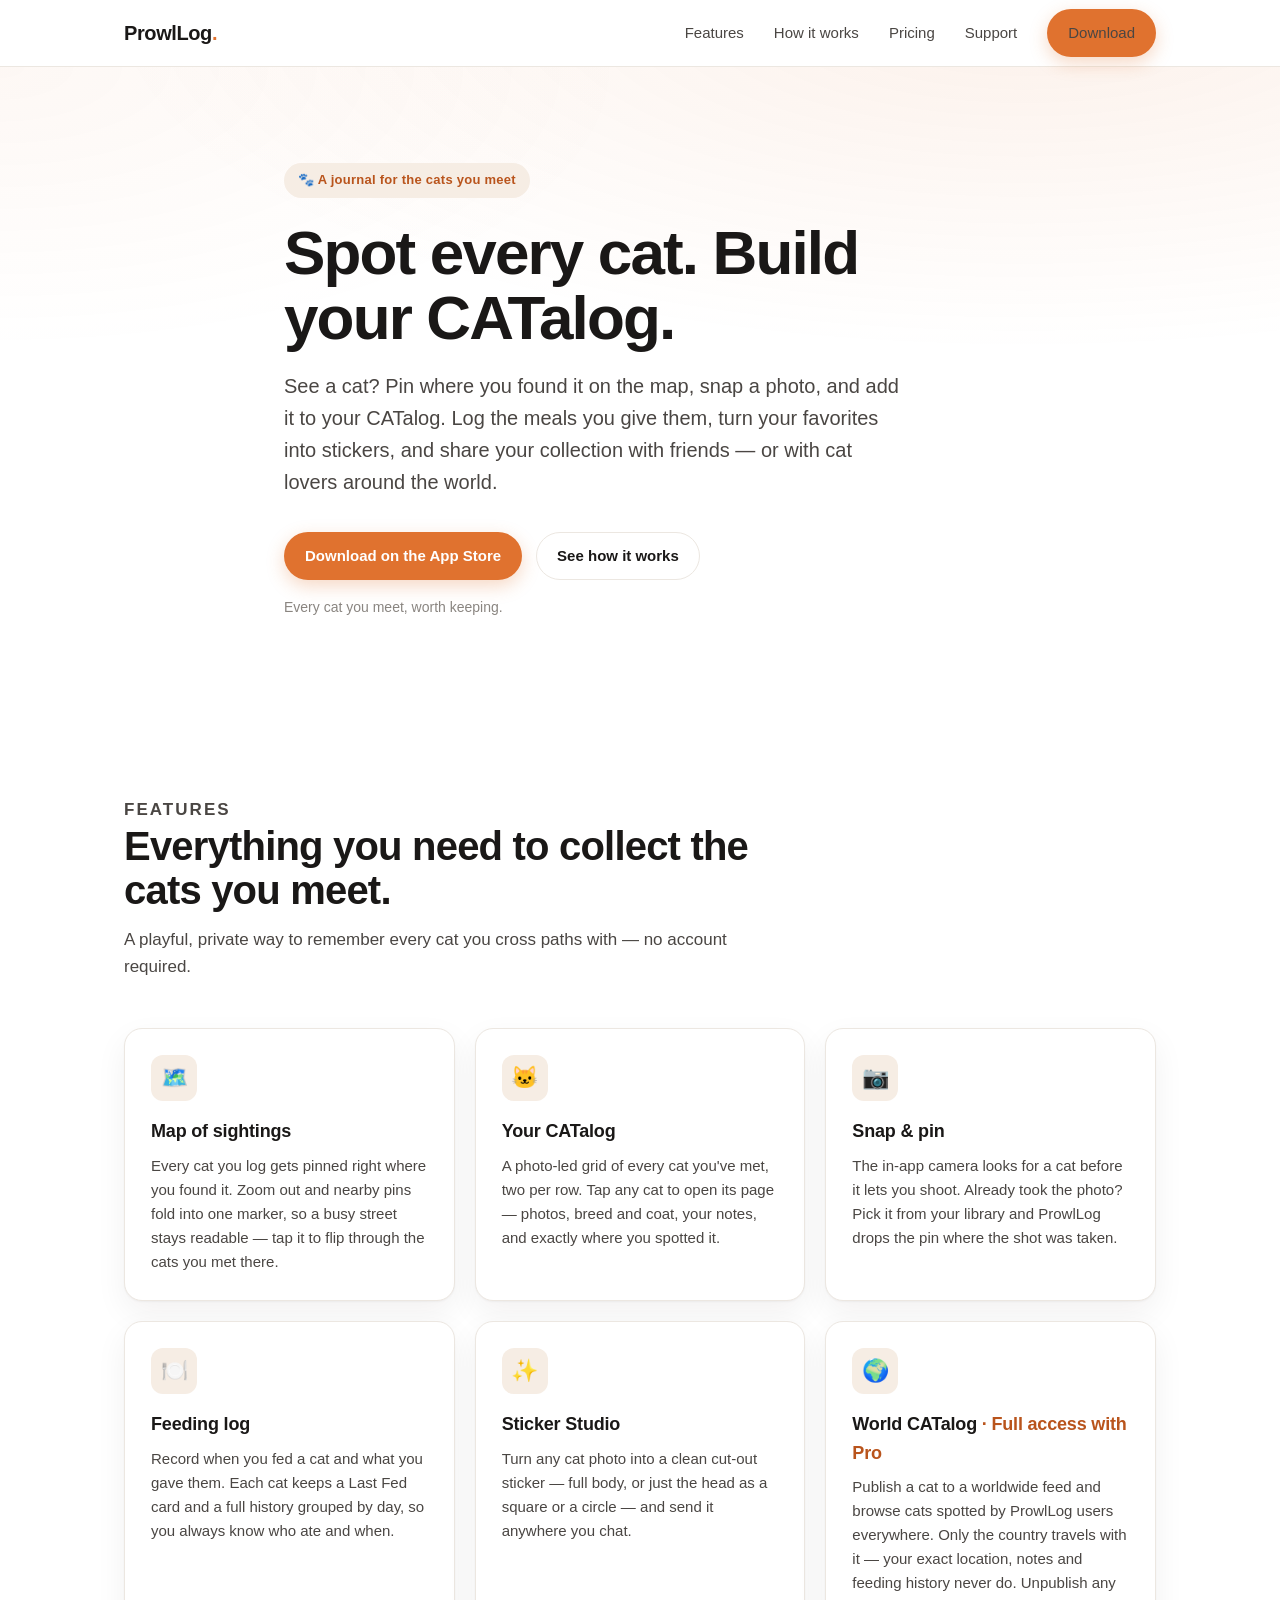
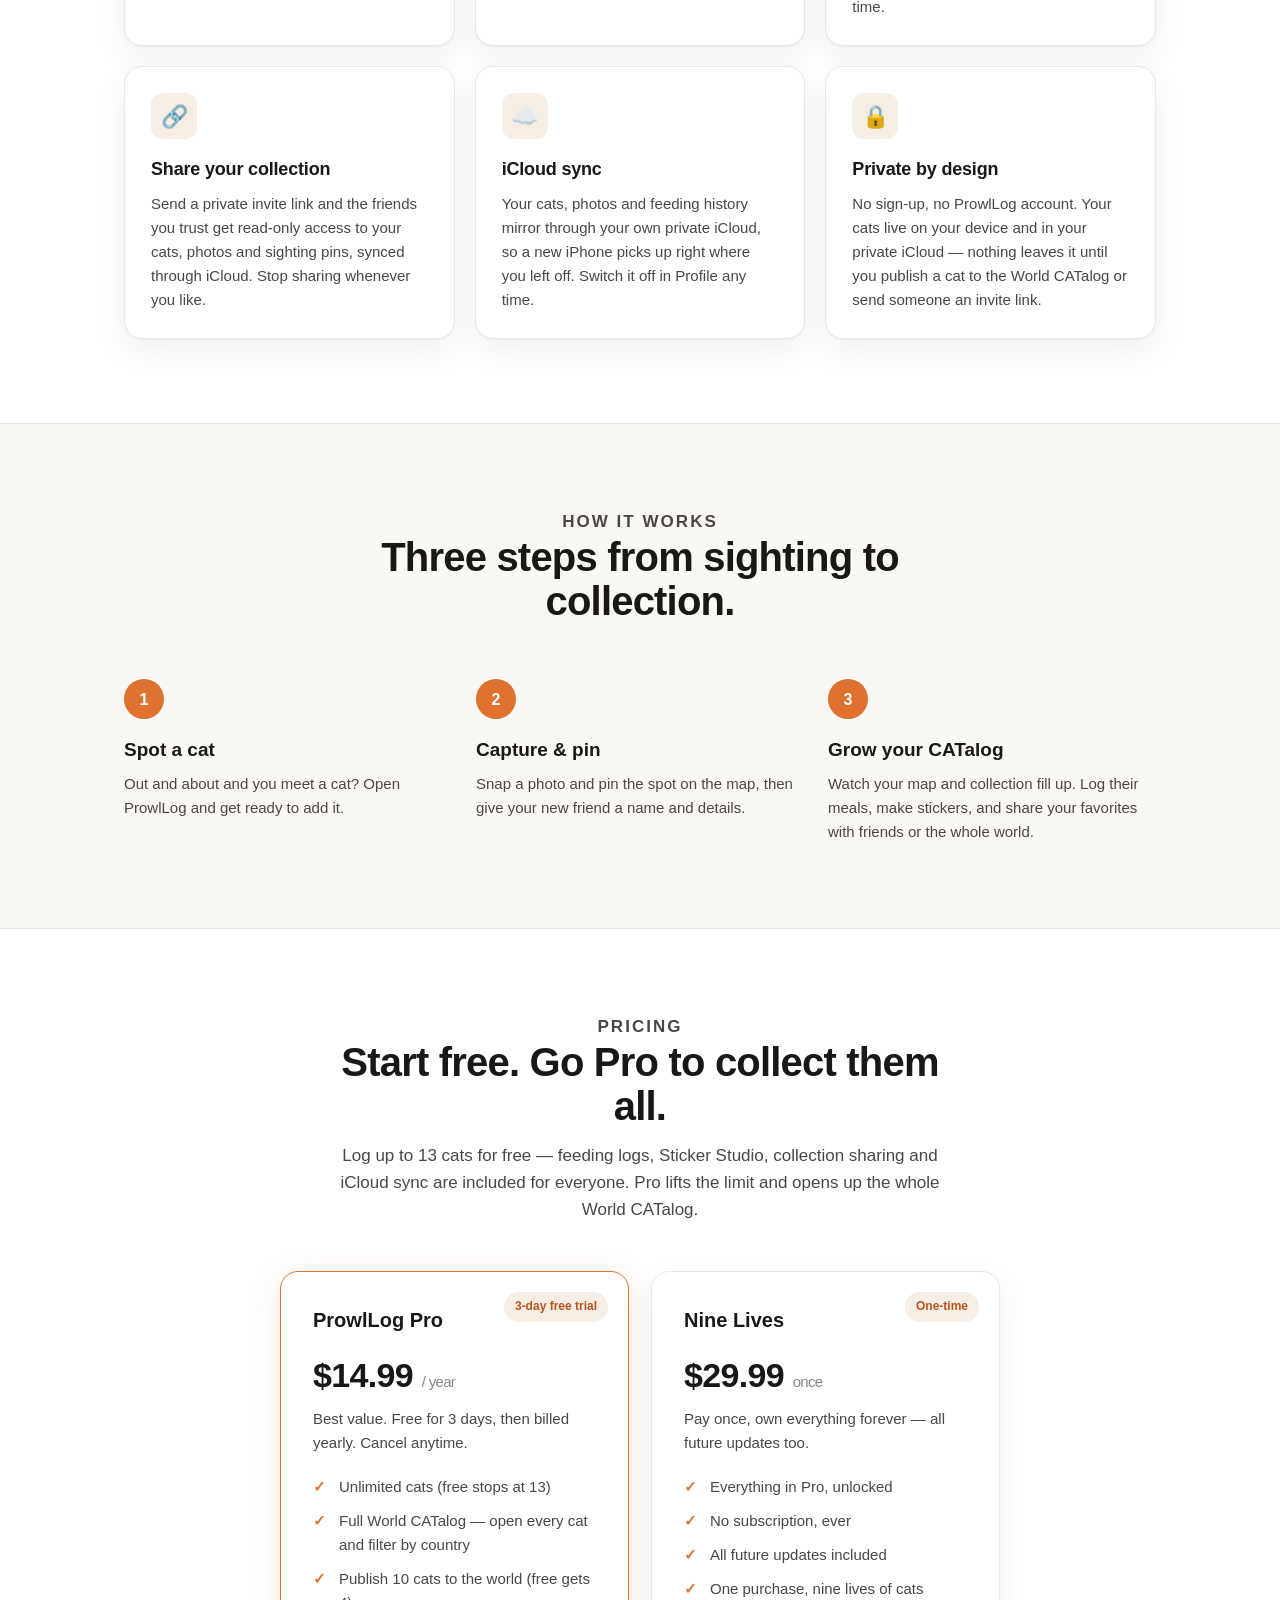
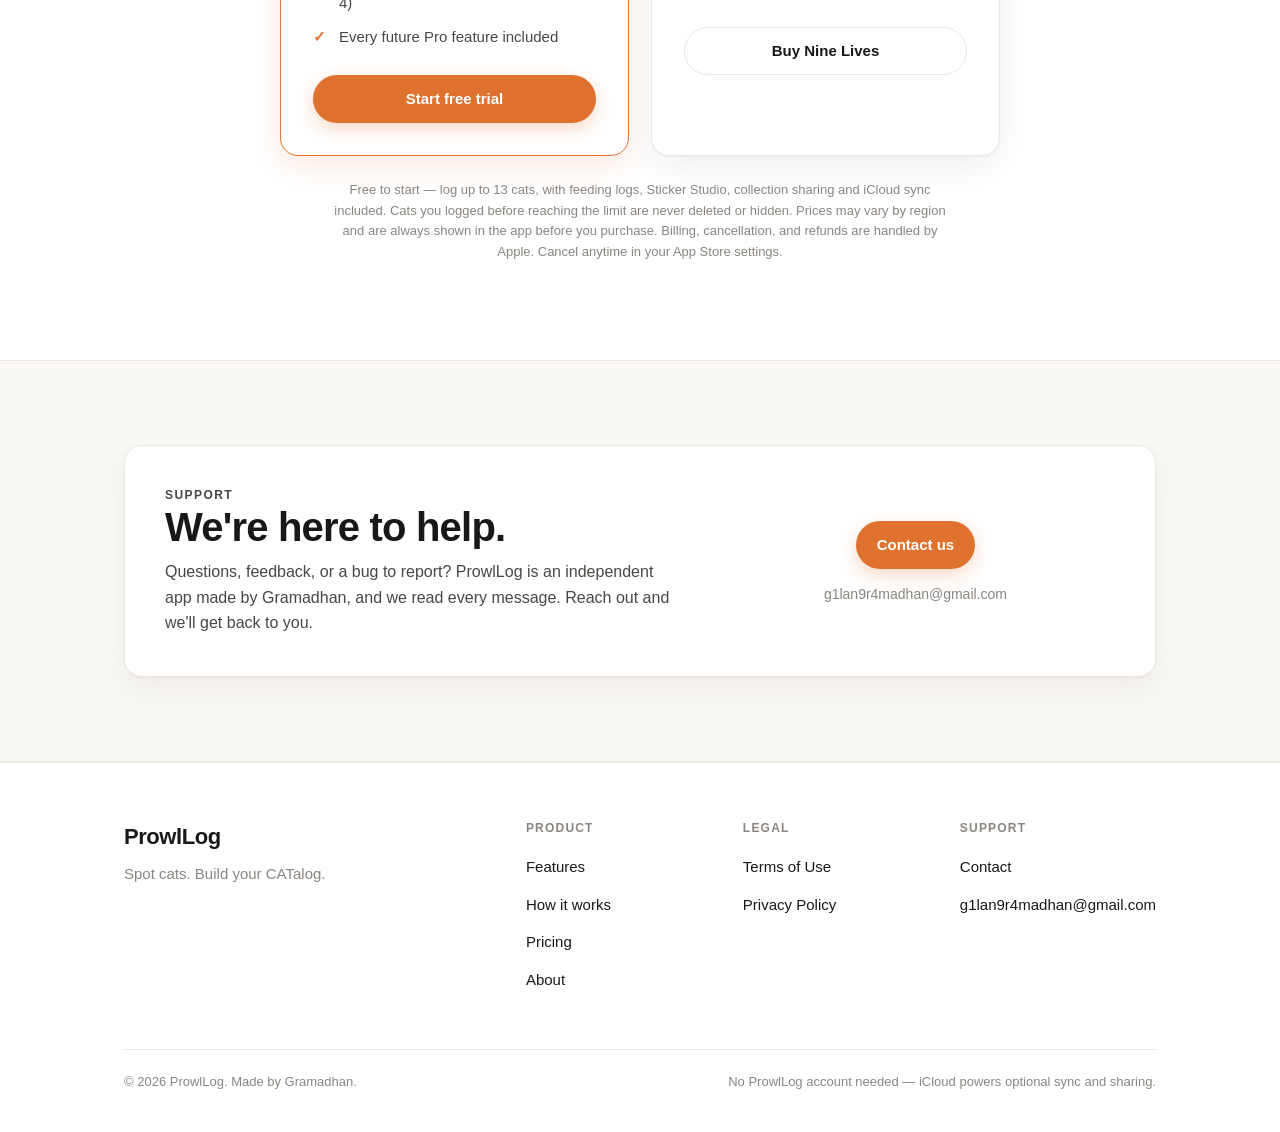
<file: index.html>
<!DOCTYPE html>
<html lang="en">
<head>
  <meta charset="UTF-8" />
  <meta name="viewport" content="width=device-width, initial-scale=1.0" />
  <title>ProwlLog — Spot cats, build your CATalog.</title>
  <meta name="description" content="ProwlLog is a private street-cat journal. Pin every cat you meet on the map, build a photo CATalog, log their meals, turn them into stickers, and share your cats with friends — or with the world." />
  <meta property="og:title" content="ProwlLog — Spot cats, build your CATalog." />
  <meta property="og:description" content="See a cat? Pin it on the map, snap a photo, and add it to your CATalog. Log feedings, make stickers, and share your cats with friends or the whole world." />
  <meta property="og:type" content="website" />
  <link rel="stylesheet" href="styles.css" />
  <link rel="icon" href="data:image/svg+xml,<svg xmlns='http://www.w3.org/2000/svg' viewBox='0 0 100 100'><text y='.9em' font-size='90'>🐈</text></svg>" />
</head>
<body>

  <!-- ===== Nav ===== -->
  <header class="nav">
    <div class="wrap nav__inner">
      <a href="index.html" class="brand">ProwlLog<span class="dot">.</span></a>
      <nav class="nav__links">
        <a href="#features">Features</a>
        <a href="#how">How it works</a>
        <a href="#pricing">Pricing</a>
        <a href="#support">Support</a>
        <a href="#download" class="btn btn--primary nav__cta">Download</a>
      </nav>
    </div>
  </header>

  <!-- ===== Hero ===== -->
  <section class="hero">
    <div class="wrap hero__inner">
      <span class="eyebrow">🐾 A journal for the cats you meet</span>
      <h1>Spot every cat. Build your CATalog.</h1>
      <p class="lead">
        See a cat? Pin where you found it on the map, snap a photo, and add it to your CATalog.
        Log the meals you give them, turn your favorites into stickers, and share your collection
        with friends — or with cat lovers around the world.
      </p>
      <div class="hero__cta" id="download">
        <a href="#" class="btn btn--primary">Download on the App Store</a>
        <a href="#how" class="btn btn--ghost">See how it works</a>
      </div>
      <p class="hero__note" style="margin-top:16px">Every cat you meet, worth keeping.</p>
    </div>
  </section>

  <!-- ===== Features ===== -->
  <section class="section" id="features">
    <div class="wrap">
      <div class="section__head">
        <p class="kicker">Features</p>
        <h2>Everything you need to collect the cats you meet.</h2>
        <p>A playful, private way to remember every cat you cross paths with — no account required.</p>
      </div>
      <div class="grid">
        <div class="card">
          <div class="card__icon">🗺️</div>
          <h3>Map of sightings</h3>
          <p>Every cat you log gets pinned right where you found it. Zoom out and nearby pins fold into one marker, so a busy street stays readable — tap it to flip through the cats you met there.</p>
        </div>
        <div class="card">
          <div class="card__icon">🐱</div>
          <h3>Your CATalog</h3>
          <p>A photo-led grid of every cat you've met, two per row. Tap any cat to open its page — photos, breed and coat, your notes, and exactly where you spotted it.</p>
        </div>
        <div class="card">
          <div class="card__icon">📷</div>
          <h3>Snap &amp; pin</h3>
          <p>The in-app camera looks for a cat before it lets you shoot. Already took the photo? Pick it from your library and ProwlLog drops the pin where the shot was taken.</p>
        </div>
        <div class="card">
          <div class="card__icon">🍽️</div>
          <h3>Feeding log</h3>
          <p>Record when you fed a cat and what you gave them. Each cat keeps a Last Fed card and a full history grouped by day, so you always know who ate and when.</p>
        </div>
        <div class="card">
          <div class="card__icon">✨</div>
          <h3>Sticker Studio</h3>
          <p>Turn any cat photo into a clean cut-out sticker — full body, or just the head as a square or a circle — and send it anywhere you chat.</p>
        </div>
        <div class="card">
          <div class="card__icon">🌍</div>
          <h3>World CATalog <span style="font-weight:600;color:var(--accent-ink)">· Full access with Pro</span></h3>
          <p>Publish a cat to a worldwide feed and browse cats spotted by ProwlLog users everywhere. Only the country travels with it — your exact location, notes and feeding history never do. Unpublish any time.</p>
        </div>
        <div class="card">
          <div class="card__icon">🔗</div>
          <h3>Share your collection</h3>
          <p>Send a private invite link and the friends you trust get read-only access to your cats, photos and sighting pins, synced through iCloud. Stop sharing whenever you like.</p>
        </div>
        <div class="card">
          <div class="card__icon">☁️</div>
          <h3>iCloud sync</h3>
          <p>Your cats, photos and feeding history mirror through your own private iCloud, so a new iPhone picks up right where you left off. Switch it off in Profile any time.</p>
        </div>
        <div class="card">
          <div class="card__icon">🔒</div>
          <h3>Private by design</h3>
          <p>No sign-up, no ProwlLog account. Your cats live on your device and in your private iCloud — nothing leaves it until you publish a cat to the World CATalog or send someone an invite link.</p>
        </div>
      </div>
    </div>
  </section>

  <!-- ===== How it works ===== -->
  <section class="section section--soft" id="how">
    <div class="wrap">
      <div class="section__head center">
        <p class="kicker">How it works</p>
        <h2>Three steps from sighting to collection.</h2>
      </div>
      <div class="steps">
        <div class="step">
          <div class="step__num">1</div>
          <h3>Spot a cat</h3>
          <p>Out and about and you meet a cat? Open ProwlLog and get ready to add it.</p>
        </div>
        <div class="step">
          <div class="step__num">2</div>
          <h3>Capture &amp; pin</h3>
          <p>Snap a photo and pin the spot on the map, then give your new friend a name and details.</p>
        </div>
        <div class="step">
          <div class="step__num">3</div>
          <h3>Grow your CATalog</h3>
          <p>Watch your map and collection fill up. Log their meals, make stickers, and share your favorites with friends or the whole world.</p>
        </div>
      </div>
    </div>
  </section>

  <!-- ===== Pricing ===== -->
  <section class="section" id="pricing">
    <div class="wrap">
      <div class="section__head center">
        <p class="kicker">Pricing</p>
        <h2>Start free. Go Pro to collect them all.</h2>
        <p>Log up to 13 cats for free — feeding logs, Sticker Studio, collection sharing and iCloud sync are included for everyone. Pro lifts the limit and opens up the whole World CATalog.</p>
      </div>
      <div class="pricing">
        <div class="plan plan--featured">
          <span class="plan__tag">3-day free trial</span>
          <h3>ProwlLog Pro</h3>
          <div class="plan__price">$14.99 <span>/ year</span></div>
          <p class="plan__sub">Best value. Free for 3 days, then billed yearly. Cancel anytime.</p>
          <ul>
            <li>Unlimited cats (free stops at 13)</li>
            <li>Full World CATalog — open every cat and filter by country</li>
            <li>Publish 10 cats to the world (free gets 4)</li>
            <li>Every future Pro feature included</li>
          </ul>
          <a href="#download" class="btn btn--primary">Start free trial</a>
        </div>
        <div class="plan">
          <span class="plan__tag">One-time</span>
          <h3>Nine Lives</h3>
          <div class="plan__price">$29.99 <span>once</span></div>
          <p class="plan__sub">Pay once, own everything forever — all future updates too.</p>
          <ul>
            <li>Everything in Pro, unlocked</li>
            <li>No subscription, ever</li>
            <li>All future updates included</li>
            <li>One purchase, nine lives of cats</li>
          </ul>
          <a href="#download" class="btn btn--ghost">Buy Nine Lives</a>
        </div>
      </div>
      <p class="pricing__note">
        Free to start — log up to 13 cats, with feeding logs, Sticker Studio, collection sharing and iCloud sync included.
        Cats you logged before reaching the limit are never deleted or hidden.
        Prices may vary by region and are always shown in the app before you purchase.
        Billing, cancellation, and refunds are handled by Apple. Cancel anytime in your App Store settings.
      </p>
    </div>
  </section>

  <!-- ===== Support ===== -->
  <section class="section section--soft" id="support">
    <div class="wrap">
      <div class="support__box">
        <div>
          <p class="kicker">Support</p>
          <h2>We're here to help.</h2>
          <p>
            Questions, feedback, or a bug to report? ProwlLog is an independent app made by Gramadhan,
            and we read every message. Reach out and we'll get back to you.
          </p>
        </div>
        <div class="support__mail">
          <a href="mailto:g1lan9r4madhan@gmail.com" class="btn btn--primary">Contact us</a>
          <span class="addr">g1lan9r4madhan@gmail.com</span>
        </div>
      </div>
    </div>
  </section>

  <!-- ===== Footer ===== -->
  <footer class="footer">
    <div class="wrap">
      <div class="footer__grid">
        <div class="footer__brand">
          <div class="name">ProwlLog</div>
          <div class="tag">Spot cats. Build your CATalog.</div>
        </div>
        <div class="footer__col">
          <h4>Product</h4>
          <ul>
            <li><a href="#features">Features</a></li>
            <li><a href="#how">How it works</a></li>
            <li><a href="#pricing">Pricing</a></li>
            <li><a href="#support">About</a></li>
          </ul>
        </div>
        <div class="footer__col">
          <h4>Legal</h4>
          <ul>
            <li><a href="terms.html">Terms of Use</a></li>
            <li><a href="privacy.html">Privacy Policy</a></li>
          </ul>
        </div>
        <div class="footer__col">
          <h4>Support</h4>
          <ul>
            <li><a href="mailto:g1lan9r4madhan@gmail.com">Contact</a></li>
            <li><a href="mailto:g1lan9r4madhan@gmail.com">g1lan9r4madhan@gmail.com</a></li>
          </ul>
        </div>
      </div>
      <div class="footer__bottom">
        <span>© 2026 ProwlLog. Made by Gramadhan.</span>
        <span>No ProwlLog account needed — iCloud powers optional sync and sharing.</span>
      </div>
    </div>
  </footer>

</body>
</html>
</file>
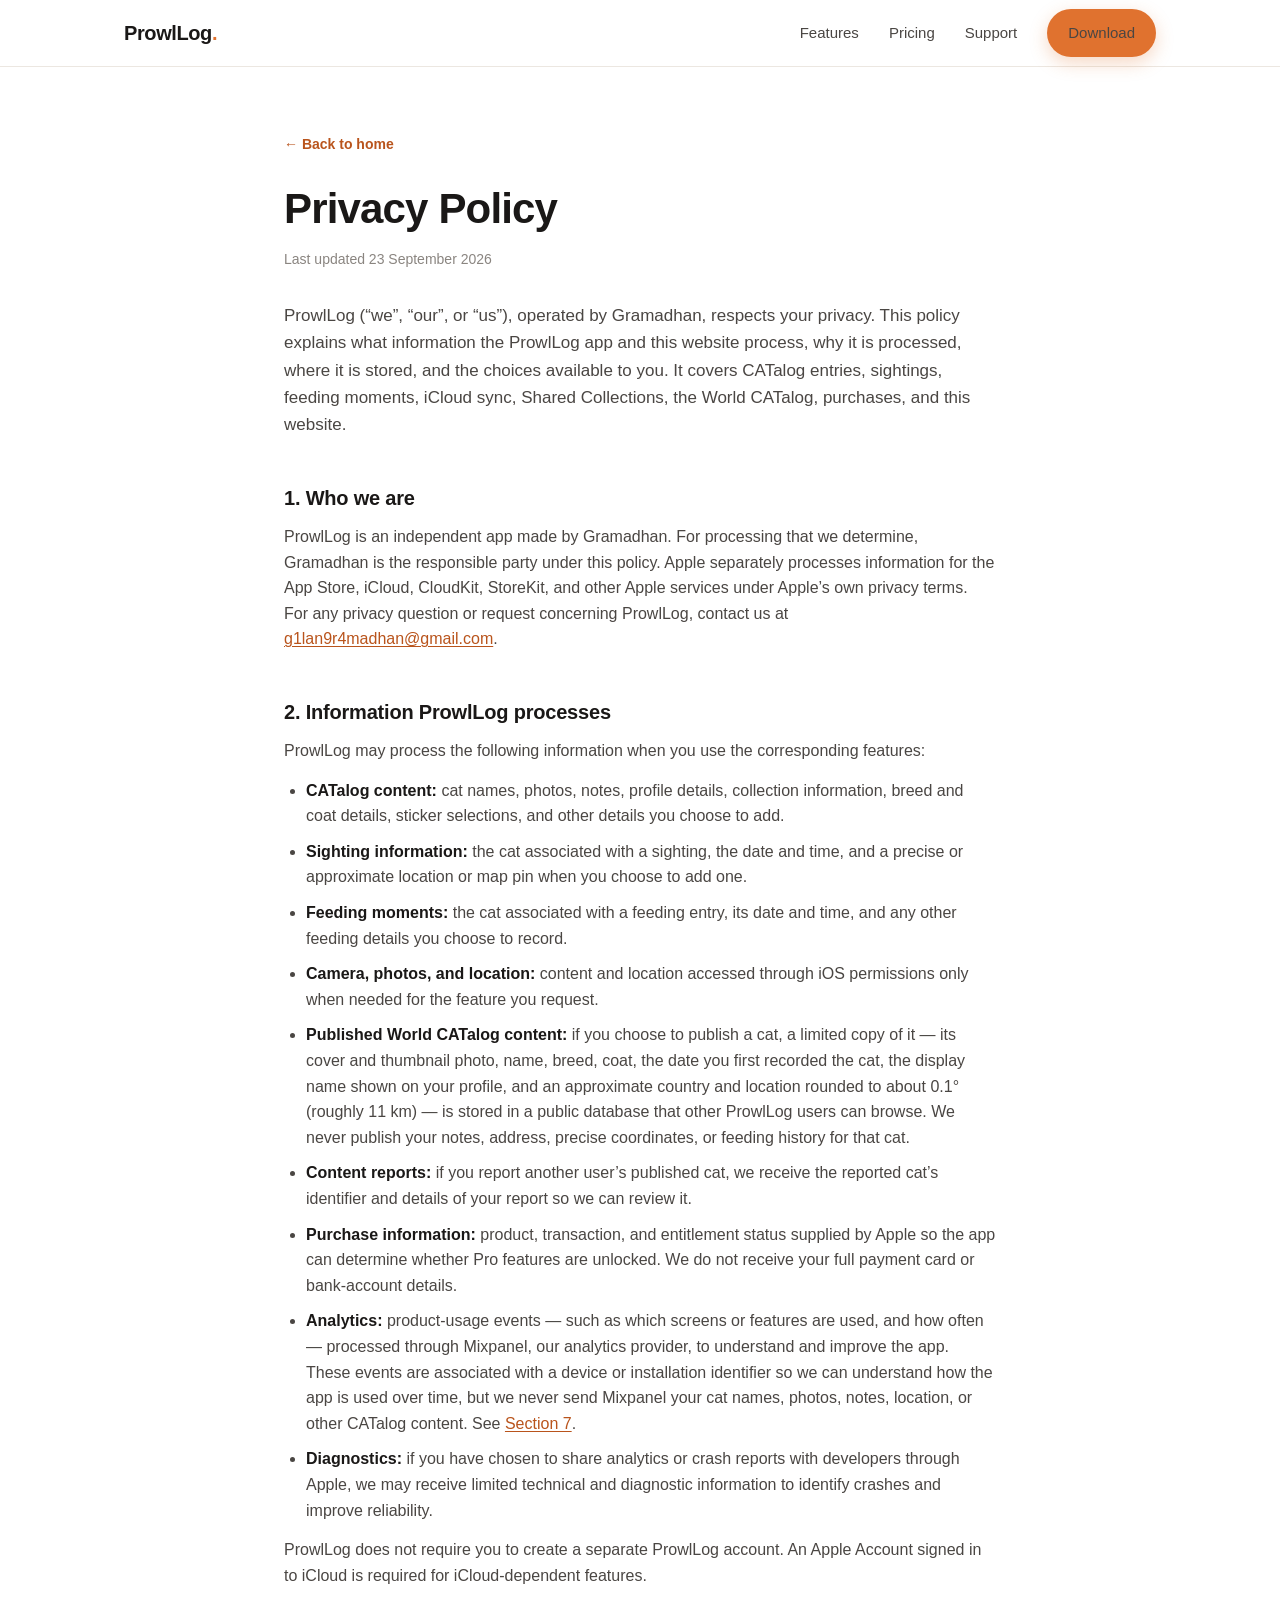
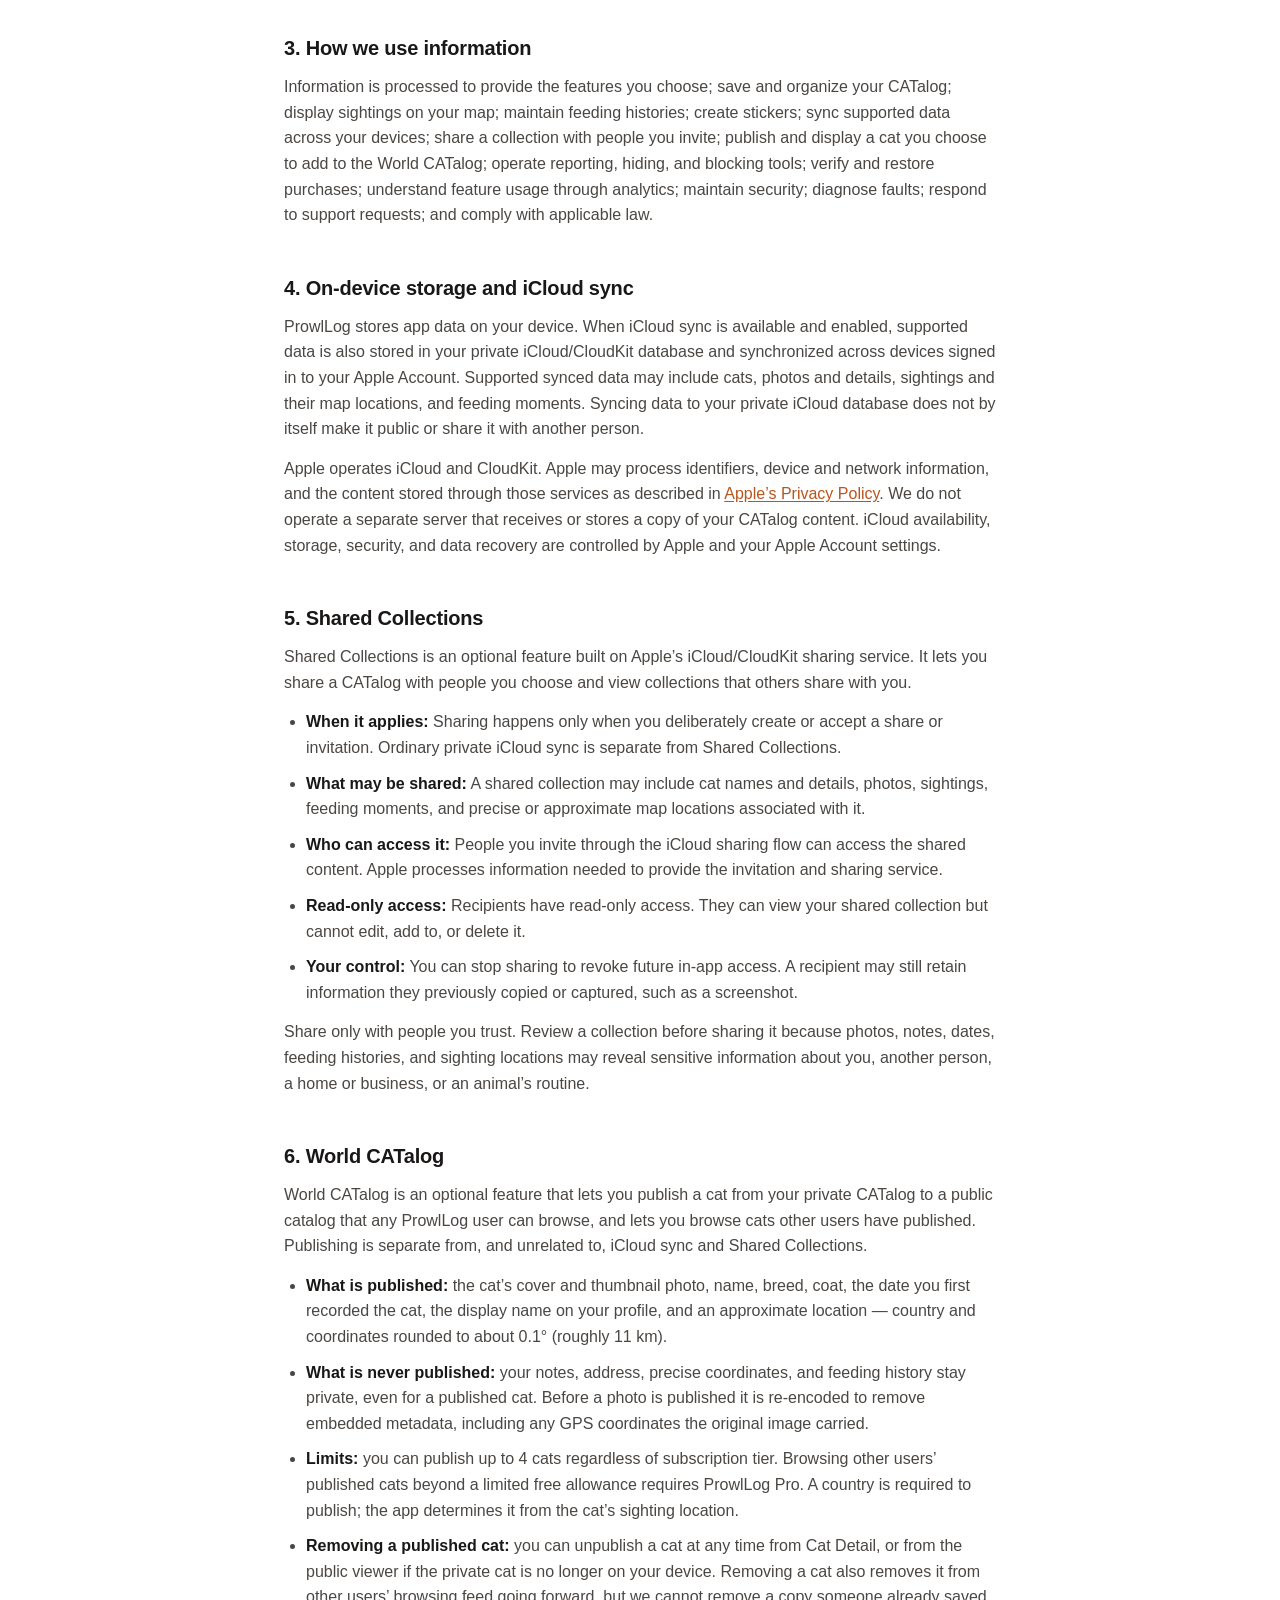
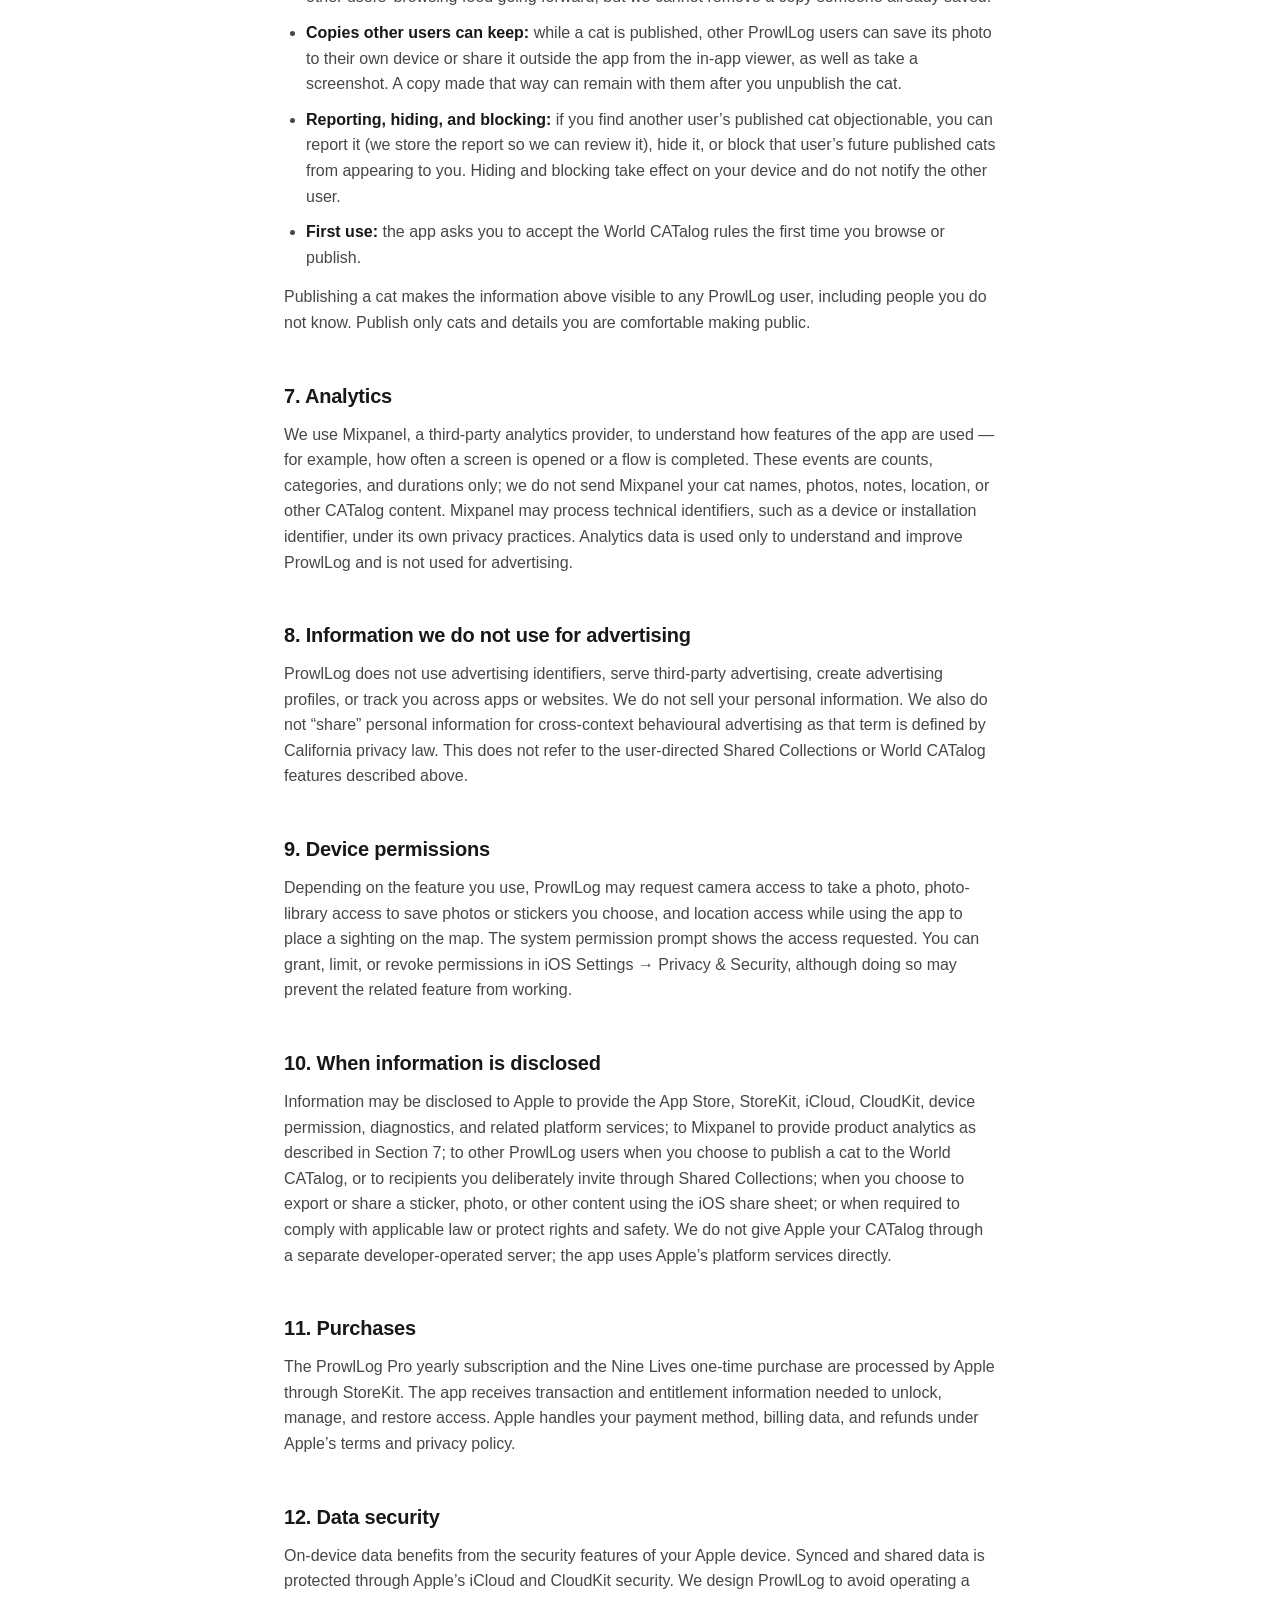
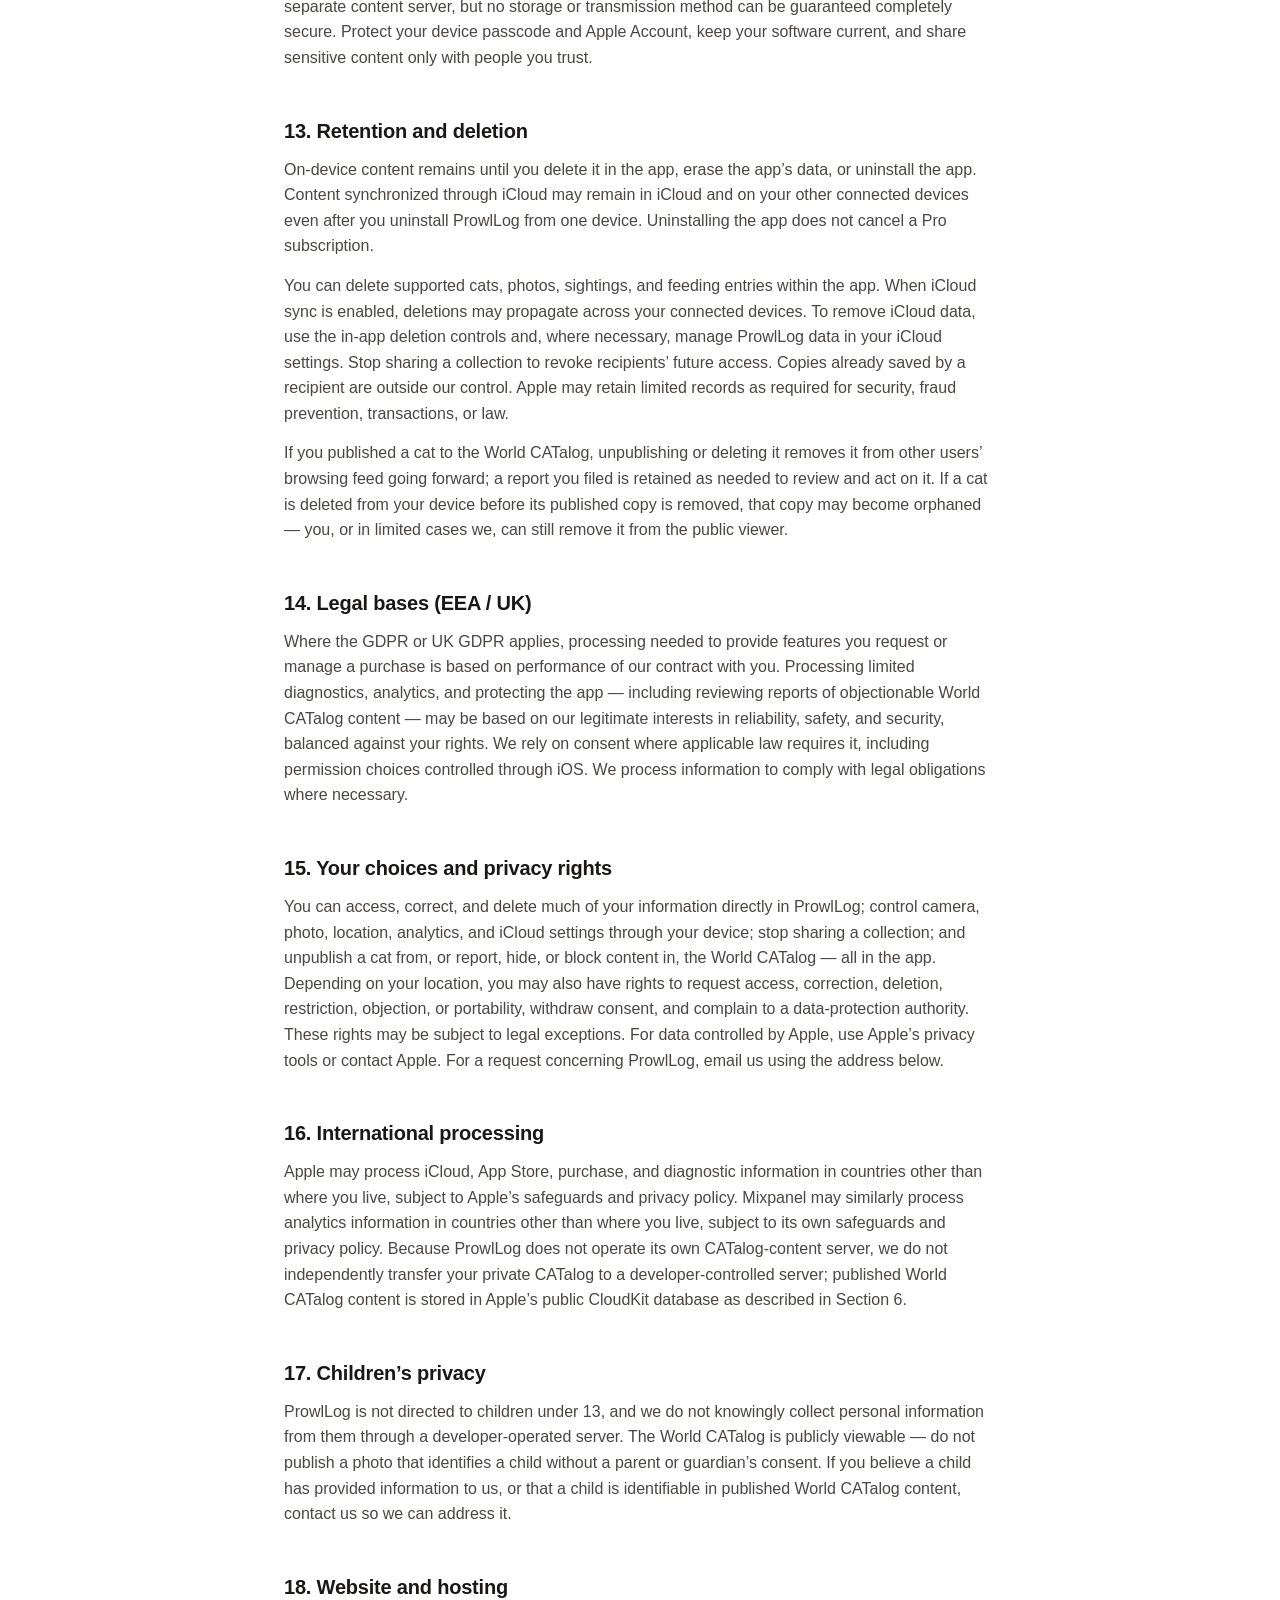
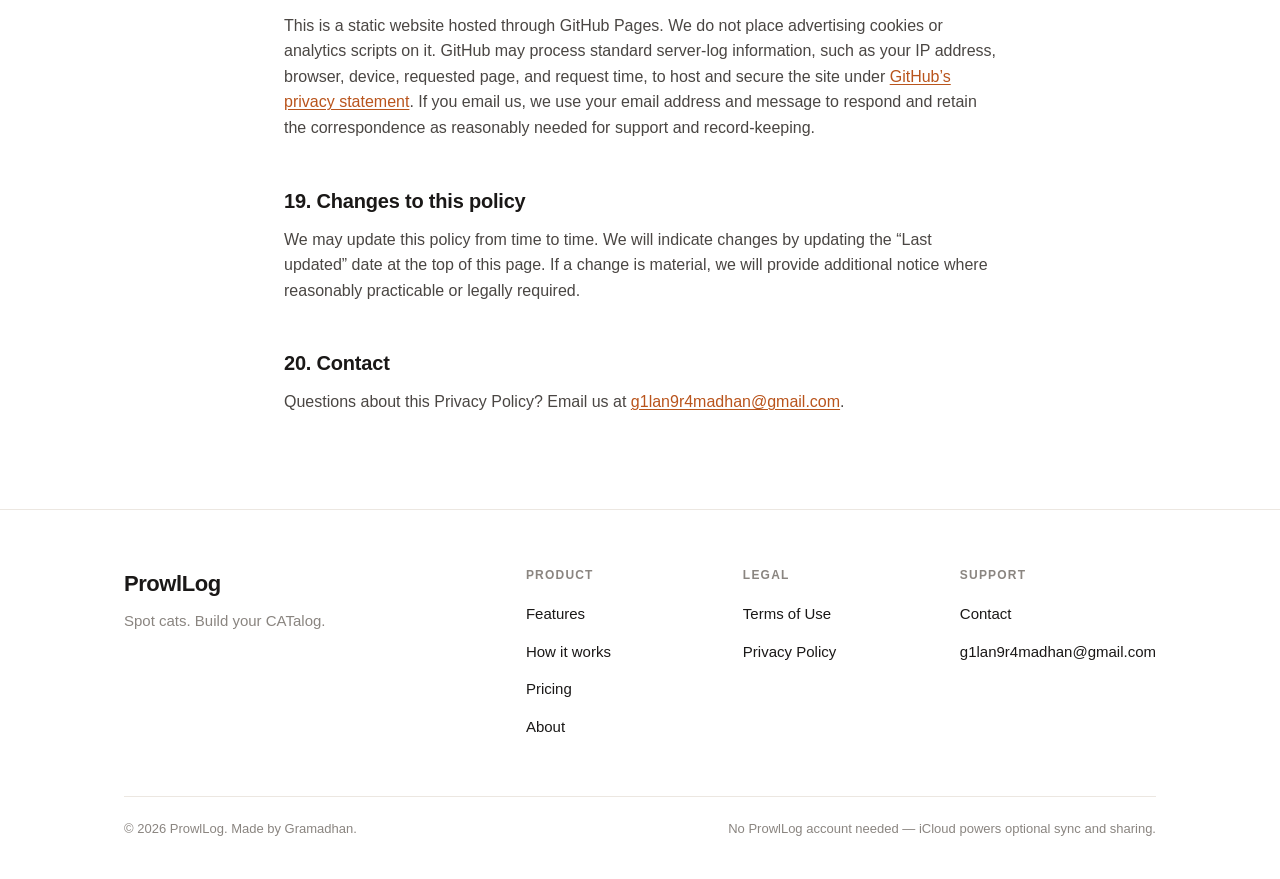
<file: privacy.html>
<!DOCTYPE html>
<html lang="en">
<head>
  <meta charset="UTF-8" />
  <meta name="viewport" content="width=device-width, initial-scale=1.0" />
  <title>Privacy Policy — ProwlLog</title>
  <meta name="description" content="The Privacy Policy for the ProwlLog app and website." />
  <link rel="stylesheet" href="styles.css" />
  <link rel="icon" href="data:image/svg+xml,<svg xmlns='http://www.w3.org/2000/svg' viewBox='0 0 100 100'><text y='.9em' font-size='90'>🐈</text></svg>" />
</head>
<body>

  <!-- ===== Nav ===== -->
  <header class="nav">
    <div class="wrap nav__inner">
      <a href="index.html" class="brand">ProwlLog<span class="dot">.</span></a>
      <nav class="nav__links">
        <a href="index.html#features">Features</a>
        <a href="index.html#pricing">Pricing</a>
        <a href="index.html#support">Support</a>
        <a href="index.html#download" class="btn btn--primary nav__cta">Download</a>
      </nav>
    </div>
  </header>

  <main class="legal">
    <div class="wrap legal__wrap">
      <a href="index.html" class="back">← Back to home</a>
      <h1>Privacy Policy</h1>
      <p class="updated">Last updated 23 September 2026</p>

      <p class="intro">
        ProwlLog (“we”, “our”, or “us”), operated by Gramadhan, respects your privacy. This policy explains
        what information the ProwlLog app and this website process, why it is processed, where it is stored,
        and the choices available to you. It covers CATalog entries, sightings, feeding moments, iCloud sync,
        Shared Collections, the World CATalog, purchases, and this website.
      </p>

      <h2>1. Who we are</h2>
      <p>
        ProwlLog is an independent app made by Gramadhan. For processing that we determine, Gramadhan is the
        responsible party under this policy. Apple separately processes information for the App Store, iCloud,
        CloudKit, StoreKit, and other Apple services under Apple’s own privacy terms. For any privacy question
        or request concerning ProwlLog, contact us at
        <a class="inline" href="mailto:g1lan9r4madhan@gmail.com">g1lan9r4madhan@gmail.com</a>.
      </p>

      <h2>2. Information ProwlLog processes</h2>
      <p>
        ProwlLog may process the following information when you use the corresponding features:
      </p>
      <ul class="legal__list">
        <li><strong>CATalog content:</strong> cat names, photos, notes, profile details, collection information,
          breed and coat details, sticker selections, and other details you choose to add.</li>
        <li><strong>Sighting information:</strong> the cat associated with a sighting, the date and time, and a
          precise or approximate location or map pin when you choose to add one.</li>
        <li><strong>Feeding moments:</strong> the cat associated with a feeding entry, its date and time, and any
          other feeding details you choose to record.</li>
        <li><strong>Camera, photos, and location:</strong> content and location accessed through iOS permissions
          only when needed for the feature you request.</li>
        <li><strong>Published World CATalog content:</strong> if you choose to publish a cat, a limited copy of
          it — its cover and thumbnail photo, name, breed, coat, the date you first recorded the cat, the
          display name shown on your profile, and an approximate country and location rounded to about 0.1°
          (roughly 11 km) — is stored in a public database that other ProwlLog users can browse. We never
          publish your notes, address, precise coordinates, or feeding history for that cat.</li>
        <li><strong>Content reports:</strong> if you report another user’s published cat, we receive the
          reported cat’s identifier and details of your report so we can review it.</li>
        <li><strong>Purchase information:</strong> product, transaction, and entitlement status supplied by
          Apple so the app can determine whether Pro features are unlocked. We do not receive your full payment
          card or bank-account details.</li>
        <li><strong>Analytics:</strong> product-usage events — such as which screens or features are used,
          and how often — processed through Mixpanel, our analytics provider, to understand and improve the
          app. These events are associated with a device or installation identifier so we can understand how the
          app is used over time, but we never send Mixpanel your cat names, photos, notes, location, or other
          CATalog content. See <a class="inline" href="#analytics">Section 7</a>.</li>
        <li><strong>Diagnostics:</strong> if you have chosen to share analytics or crash reports with developers
          through Apple, we may receive limited technical and diagnostic information to identify crashes and
          improve reliability.</li>
      </ul>
      <p>
        ProwlLog does not require you to create a separate ProwlLog account. An Apple Account signed in to iCloud
        is required for iCloud-dependent features.
      </p>

      <h2>3. How we use information</h2>
      <p>
        Information is processed to provide the features you choose; save and organize your CATalog; display
        sightings on your map; maintain feeding histories; create stickers; sync supported data across your
        devices; share a collection with people you invite; publish and display a cat you choose to add to the
        World CATalog; operate reporting, hiding, and blocking tools; verify and restore purchases; understand
        feature usage through analytics; maintain security; diagnose faults; respond to support requests; and
        comply with applicable law.
      </p>

      <h2>4. On-device storage and iCloud sync</h2>
      <p>
        ProwlLog stores app data on your device. When iCloud sync is available and enabled, supported data is
        also stored in your private iCloud/CloudKit database and synchronized across devices signed in to your
        Apple Account. Supported synced data may include cats, photos and details, sightings and their map
        locations, and feeding moments. Syncing data to your private iCloud database does not by itself make it
        public or share it with another person.
      </p>
      <p>
        Apple operates iCloud and CloudKit. Apple may process identifiers, device and network information, and
        the content stored through those services as described in
        <a class="inline" href="https://www.apple.com/legal/privacy/">Apple’s Privacy Policy</a>. We do not
        operate a separate server that receives or stores a copy of your CATalog content. iCloud availability,
        storage, security, and data recovery are controlled by Apple and your Apple Account settings.
      </p>

      <h2>5. Shared Collections</h2>
      <p>
        Shared Collections is an optional feature built on Apple’s iCloud/CloudKit sharing service. It lets
        you share a CATalog with people you choose and view collections that others share with you.
      </p>
      <ul class="legal__list">
        <li><strong>When it applies:</strong> Sharing happens only when you deliberately create or accept a
          share or invitation. Ordinary private iCloud sync is separate from Shared Collections.</li>
        <li><strong>What may be shared:</strong> A shared collection may include cat names and details, photos,
          sightings, feeding moments, and precise or approximate map locations associated with it.</li>
        <li><strong>Who can access it:</strong> People you invite through the iCloud sharing flow can access the
          shared content. Apple processes information needed to provide the invitation and sharing service.</li>
        <li><strong>Read-only access:</strong> Recipients have read-only access. They can view your shared
          collection but cannot edit, add to, or delete it.</li>
        <li><strong>Your control:</strong> You can stop sharing to revoke future in-app access. A recipient may
          still retain information they previously copied or captured, such as a screenshot.</li>
      </ul>
      <p>
        Share only with people you trust. Review a collection before sharing it because photos, notes, dates,
        feeding histories, and sighting locations may reveal sensitive information about you, another person,
        a home or business, or an animal’s routine.
      </p>

      <h2>6. World CATalog</h2>
      <p>
        World CATalog is an optional feature that lets you publish a cat from your private CATalog to a public
        catalog that any ProwlLog user can browse, and lets you browse cats other users have published.
        Publishing is separate from, and unrelated to, iCloud sync and Shared Collections.
      </p>
      <ul class="legal__list">
        <li><strong>What is published:</strong> the cat’s cover and thumbnail photo, name, breed, coat, the
          date you first recorded the cat, the display name on your profile, and an approximate location —
          country and coordinates rounded to about 0.1° (roughly 11 km).</li>
        <li><strong>What is never published:</strong> your notes, address, precise coordinates, and feeding
          history stay private, even for a published cat. Before a photo is published it is re-encoded to
          remove embedded metadata, including any GPS coordinates the original image carried.</li>
        <li><strong>Limits:</strong> you can publish up to 4 cats regardless of subscription tier. Browsing
          other users’ published cats beyond a limited free allowance requires ProwlLog Pro. A country is
          required to publish; the app determines it from the cat’s sighting location.</li>
        <li><strong>Removing a published cat:</strong> you can unpublish a cat at any time from Cat Detail, or
          from the public viewer if the private cat is no longer on your device. Removing a cat also removes it
          from other users’ browsing feed going forward, but we cannot remove a copy someone already saved.</li>
        <li><strong>Copies other users can keep:</strong> while a cat is published, other ProwlLog users can
          save its photo to their own device or share it outside the app from the in-app viewer, as well as take
          a screenshot. A copy made that way can remain with them after you unpublish the cat.</li>
        <li><strong>Reporting, hiding, and blocking:</strong> if you find another user’s published cat
          objectionable, you can report it (we store the report so we can review it), hide it, or block that
          user’s future published cats from appearing to you. Hiding and blocking take effect on your device and
          do not notify the other user.</li>
        <li><strong>First use:</strong> the app asks you to accept the World CATalog rules the first time you
          browse or publish.</li>
      </ul>
      <p>
        Publishing a cat makes the information above visible to any ProwlLog user, including people you do not
        know. Publish only cats and details you are comfortable making public.
      </p>

      <h2 id="analytics">7. Analytics</h2>
      <p>
        We use Mixpanel, a third-party analytics provider, to understand how features of the app are used — for
        example, how often a screen is opened or a flow is completed. These events are counts, categories, and
        durations only; we do not send Mixpanel your cat names, photos, notes, location, or other CATalog
        content. Mixpanel may process technical identifiers, such as a device or installation identifier, under
        its own privacy practices. Analytics data is used only to understand and improve ProwlLog and is not
        used for advertising.
      </p>

      <h2>8. Information we do not use for advertising</h2>
      <p>
        ProwlLog does not use advertising identifiers, serve third-party advertising, create advertising
        profiles, or track you across apps or websites. We do not sell your personal information. We also do
        not “share” personal information for cross-context behavioural advertising as that term is defined by
        California privacy law. This does not refer to the user-directed Shared Collections or World CATalog
        features described above.
      </p>

      <h2>9. Device permissions</h2>
      <p>
        Depending on the feature you use, ProwlLog may request camera access to take a photo, photo-library
        access to save photos or stickers you choose, and location access while using the app to place a sighting
        on the map.
        The system permission prompt shows the access requested. You can grant, limit, or revoke permissions in
        iOS Settings → Privacy &amp; Security, although doing so may prevent the related feature from working.
      </p>

      <h2>10. When information is disclosed</h2>
      <p>
        Information may be disclosed to Apple to provide the App Store, StoreKit, iCloud, CloudKit, device
        permission, diagnostics, and related platform services; to Mixpanel to provide product analytics as
        described in Section 7; to other ProwlLog users when you choose to publish a cat to the World CATalog,
        or to recipients you deliberately invite through Shared Collections; when you choose to export or share
        a sticker, photo, or other content using the iOS share sheet; or when required to comply with applicable
        law or protect rights and safety. We do not give Apple your CATalog through a separate developer-operated
        server; the app uses Apple’s platform services directly.
      </p>

      <h2>11. Purchases</h2>
      <p>
        The ProwlLog Pro yearly subscription and the Nine Lives one-time purchase are processed by Apple through StoreKit.
        The app receives transaction and entitlement information needed to unlock, manage, and restore access.
        Apple handles your payment method, billing data, and refunds under Apple’s terms and privacy policy.
      </p>

      <h2>12. Data security</h2>
      <p>
        On-device data benefits from the security features of your Apple device. Synced and shared data is
        protected through Apple’s iCloud and CloudKit security. We design ProwlLog to avoid operating a separate
        content server, but no storage or transmission method can be guaranteed completely secure. Protect your
        device passcode and Apple Account, keep your software current, and share sensitive content only with
        people you trust.
      </p>

      <h2>13. Retention and deletion</h2>
      <p>
        On-device content remains until you delete it in the app, erase the app’s data, or uninstall the app.
        Content synchronized through iCloud may remain in iCloud and on your other connected devices even after
        you uninstall ProwlLog from one device. Uninstalling the app does not cancel a Pro subscription.
      </p>
      <p>
        You can delete supported cats, photos, sightings, and feeding entries within the app. When iCloud sync is
        enabled, deletions may propagate across your connected devices. To remove iCloud data, use the in-app
        deletion controls and, where necessary, manage ProwlLog data in your iCloud settings. Stop sharing a
        collection to revoke recipients’ future access. Copies already saved by a recipient are outside our
        control. Apple may retain limited records as required for security, fraud prevention, transactions, or law.
      </p>
      <p>
        If you published a cat to the World CATalog, unpublishing or deleting it removes it from other users’
        browsing feed going forward; a report you filed is retained as needed to review and act on it. If a cat
        is deleted from your device before its published copy is removed, that copy may become orphaned — you,
        or in limited cases we, can still remove it from the public viewer.
      </p>

      <h2>14. Legal bases (EEA / UK)</h2>
      <p>
        Where the GDPR or UK GDPR applies, processing needed to provide features you request or manage a purchase
        is based on performance of our contract with you. Processing limited diagnostics, analytics, and
        protecting the app — including reviewing reports of objectionable World CATalog content — may be based
        on our legitimate interests in reliability, safety, and security, balanced against your rights. We
        rely on consent where applicable law requires it, including permission choices controlled through iOS.
        We process information to comply with legal obligations where necessary.
      </p>

      <h2>15. Your choices and privacy rights</h2>
      <p>
        You can access, correct, and delete much of your information directly in ProwlLog; control camera,
        photo, location, analytics, and iCloud settings through your device; stop sharing a collection; and
        unpublish a cat from, or report, hide, or block content in, the World CATalog — all in the app.
        Depending on your location, you may also have rights to request access, correction, deletion,
        restriction, objection, or portability, withdraw consent, and complain to a data-protection authority.
        These rights may be subject to legal exceptions. For data controlled by Apple, use Apple’s privacy tools
        or contact Apple. For a request concerning ProwlLog, email us using the address below.
      </p>

      <h2>16. International processing</h2>
      <p>
        Apple may process iCloud, App Store, purchase, and diagnostic information in countries other than where
        you live, subject to Apple’s safeguards and privacy policy. Mixpanel may similarly process analytics
        information in countries other than where you live, subject to its own safeguards and privacy policy.
        Because ProwlLog does not operate its own CATalog-content server, we do not independently transfer your
        private CATalog to a developer-controlled server; published World CATalog content is stored in Apple’s
        public CloudKit database as described in Section 6.
      </p>

      <h2>17. Children’s privacy</h2>
      <p>
        ProwlLog is not directed to children under 13, and we do not knowingly collect personal information from
        them through a developer-operated server. The World CATalog is publicly viewable — do not publish a
        photo that identifies a child without a parent or guardian’s consent. If you believe a child has
        provided information to us, or that a child is identifiable in published World CATalog content, contact
        us so we can address it.
      </p>

      <h2>18. Website and hosting</h2>
      <p>
        This is a static website hosted through GitHub Pages. We do not place advertising cookies or analytics
        scripts on it. GitHub may process standard server-log information, such as your IP address, browser,
        device, requested page, and request time, to host and secure the site under
        <a class="inline" href="https://docs.github.com/en/site-policy/privacy-policies/github-general-privacy-statement">GitHub’s privacy statement</a>.
        If you email us, we use your email address and message to respond and retain the correspondence as
        reasonably needed for support and record-keeping.
      </p>

      <h2>19. Changes to this policy</h2>
      <p>
        We may update this policy from time to time. We will indicate changes by updating the “Last updated”
        date at the top of this page. If a change is material, we will provide additional notice where reasonably
        practicable or legally required.
      </p>

      <h2>20. Contact</h2>
      <p>
        Questions about this Privacy Policy? Email us at
        <a class="inline" href="mailto:g1lan9r4madhan@gmail.com">g1lan9r4madhan@gmail.com</a>.
      </p>
    </div>
  </main>

  <!-- ===== Footer ===== -->
  <footer class="footer">
    <div class="wrap">
      <div class="footer__grid">
        <div class="footer__brand">
          <div class="name">ProwlLog</div>
          <div class="tag">Spot cats. Build your CATalog.</div>
        </div>
        <div class="footer__col">
          <h4>Product</h4>
          <ul>
            <li><a href="index.html#features">Features</a></li>
            <li><a href="index.html#how">How it works</a></li>
            <li><a href="index.html#pricing">Pricing</a></li>
            <li><a href="index.html#support">About</a></li>
          </ul>
        </div>
        <div class="footer__col">
          <h4>Legal</h4>
          <ul>
            <li><a href="terms.html">Terms of Use</a></li>
            <li><a href="privacy.html">Privacy Policy</a></li>
          </ul>
        </div>
        <div class="footer__col">
          <h4>Support</h4>
          <ul>
            <li><a href="mailto:g1lan9r4madhan@gmail.com">Contact</a></li>
            <li><a href="mailto:g1lan9r4madhan@gmail.com">g1lan9r4madhan@gmail.com</a></li>
          </ul>
        </div>
      </div>
      <div class="footer__bottom">
        <span>© 2026 ProwlLog. Made by Gramadhan.</span>
        <span>No ProwlLog account needed — iCloud powers optional sync and sharing.</span>
      </div>
    </div>
  </footer>

</body>
</html>
</file>
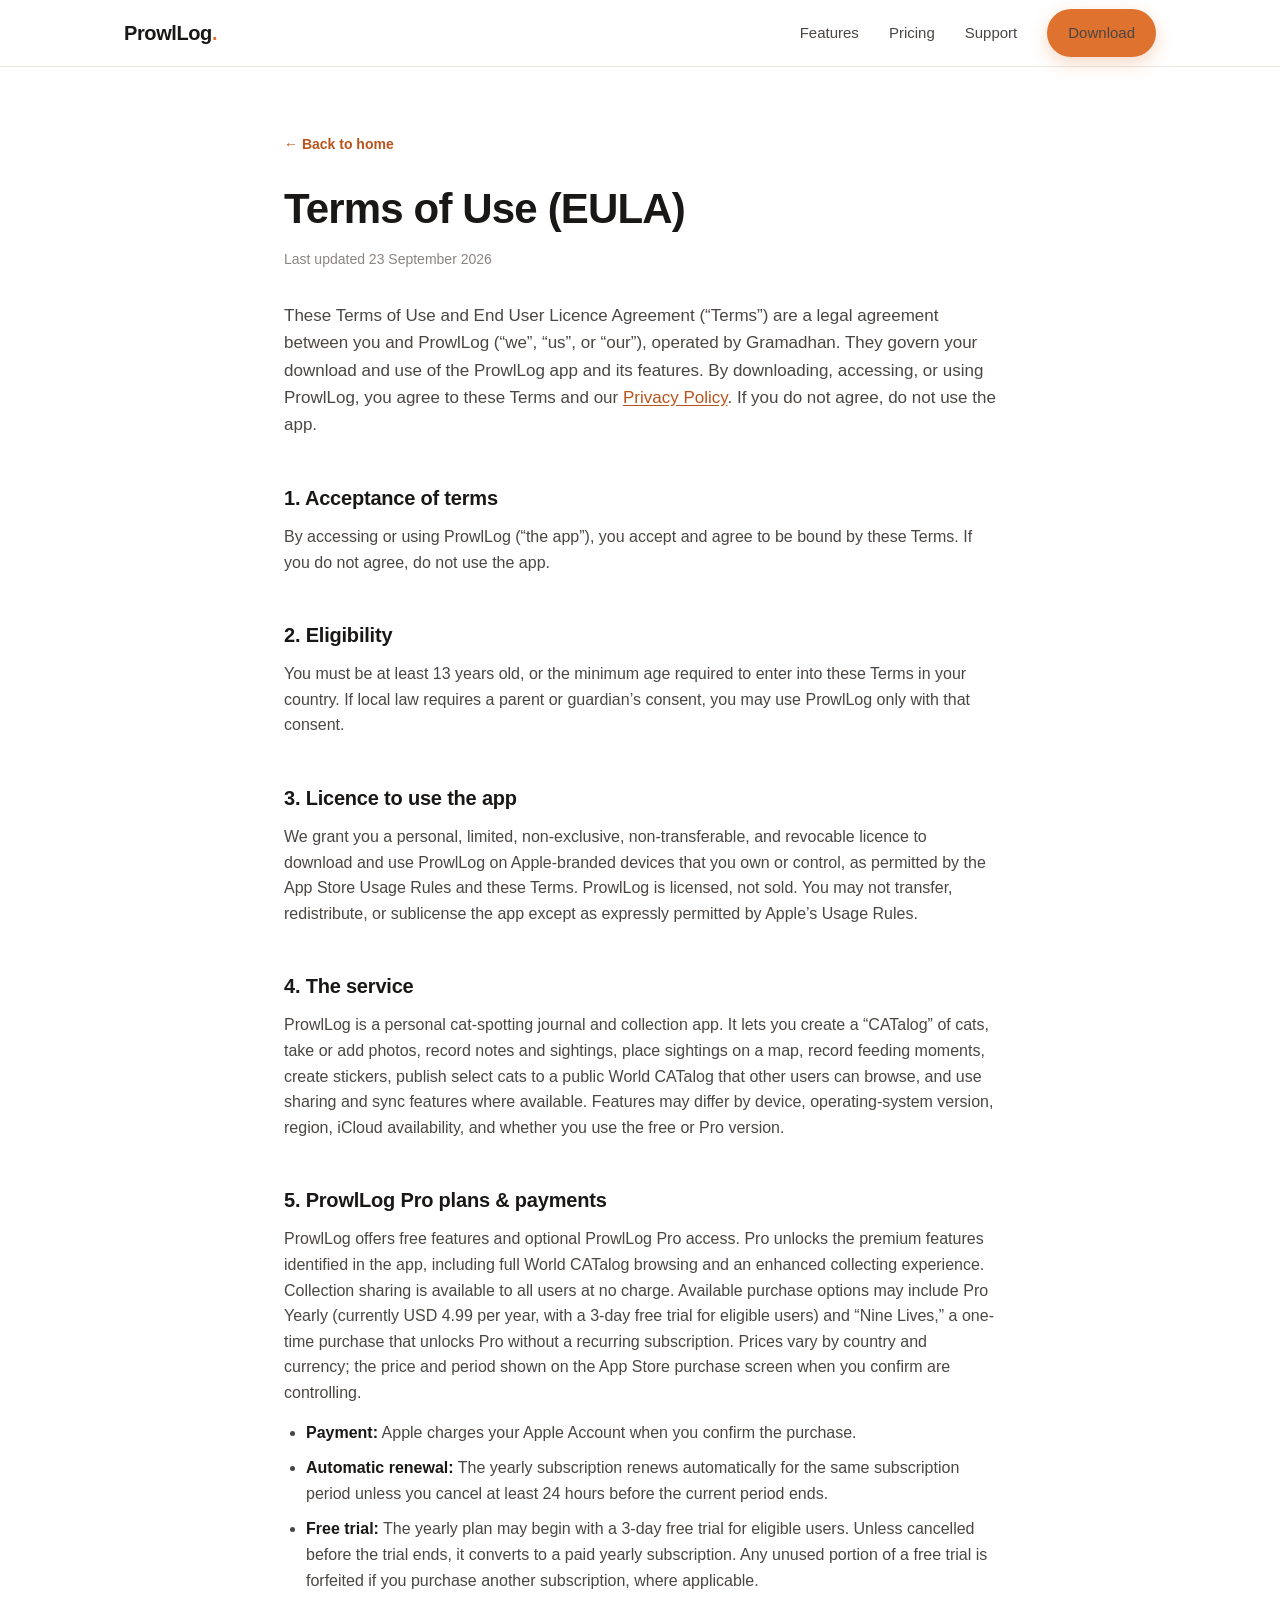
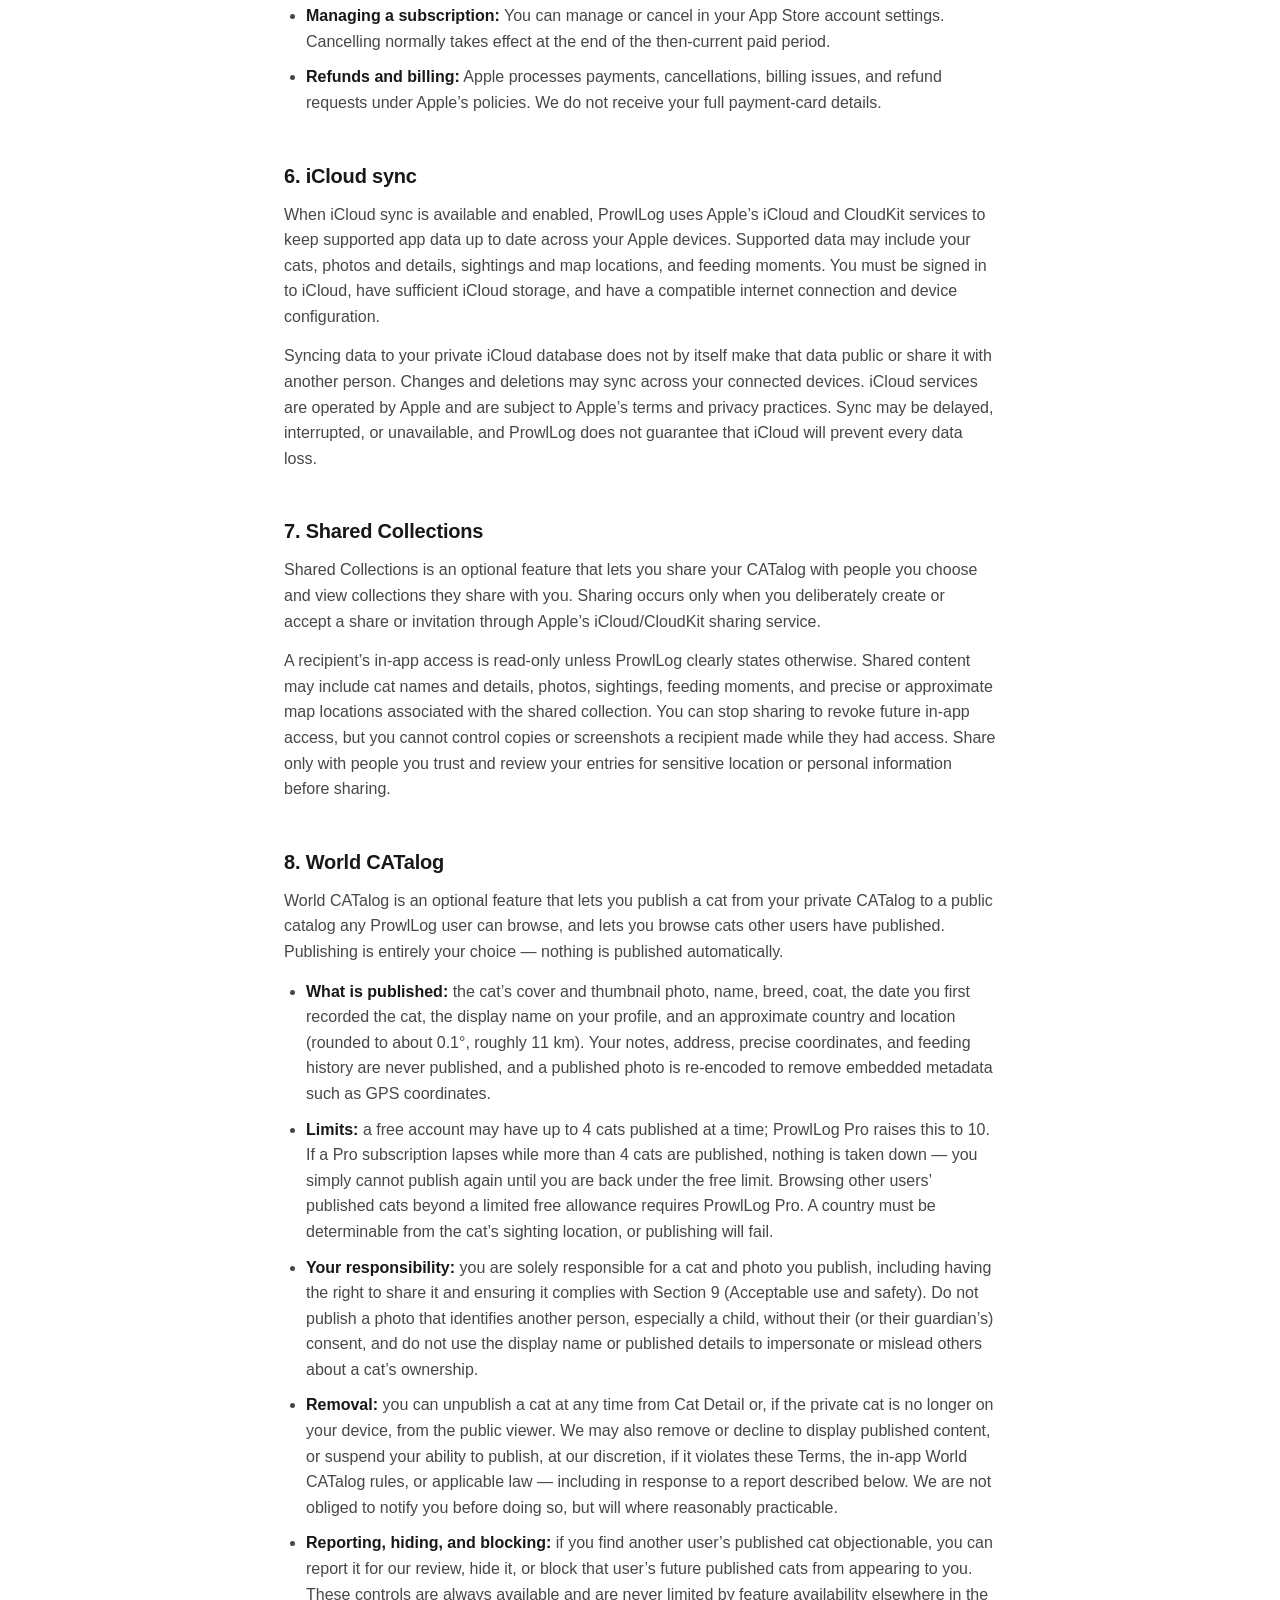
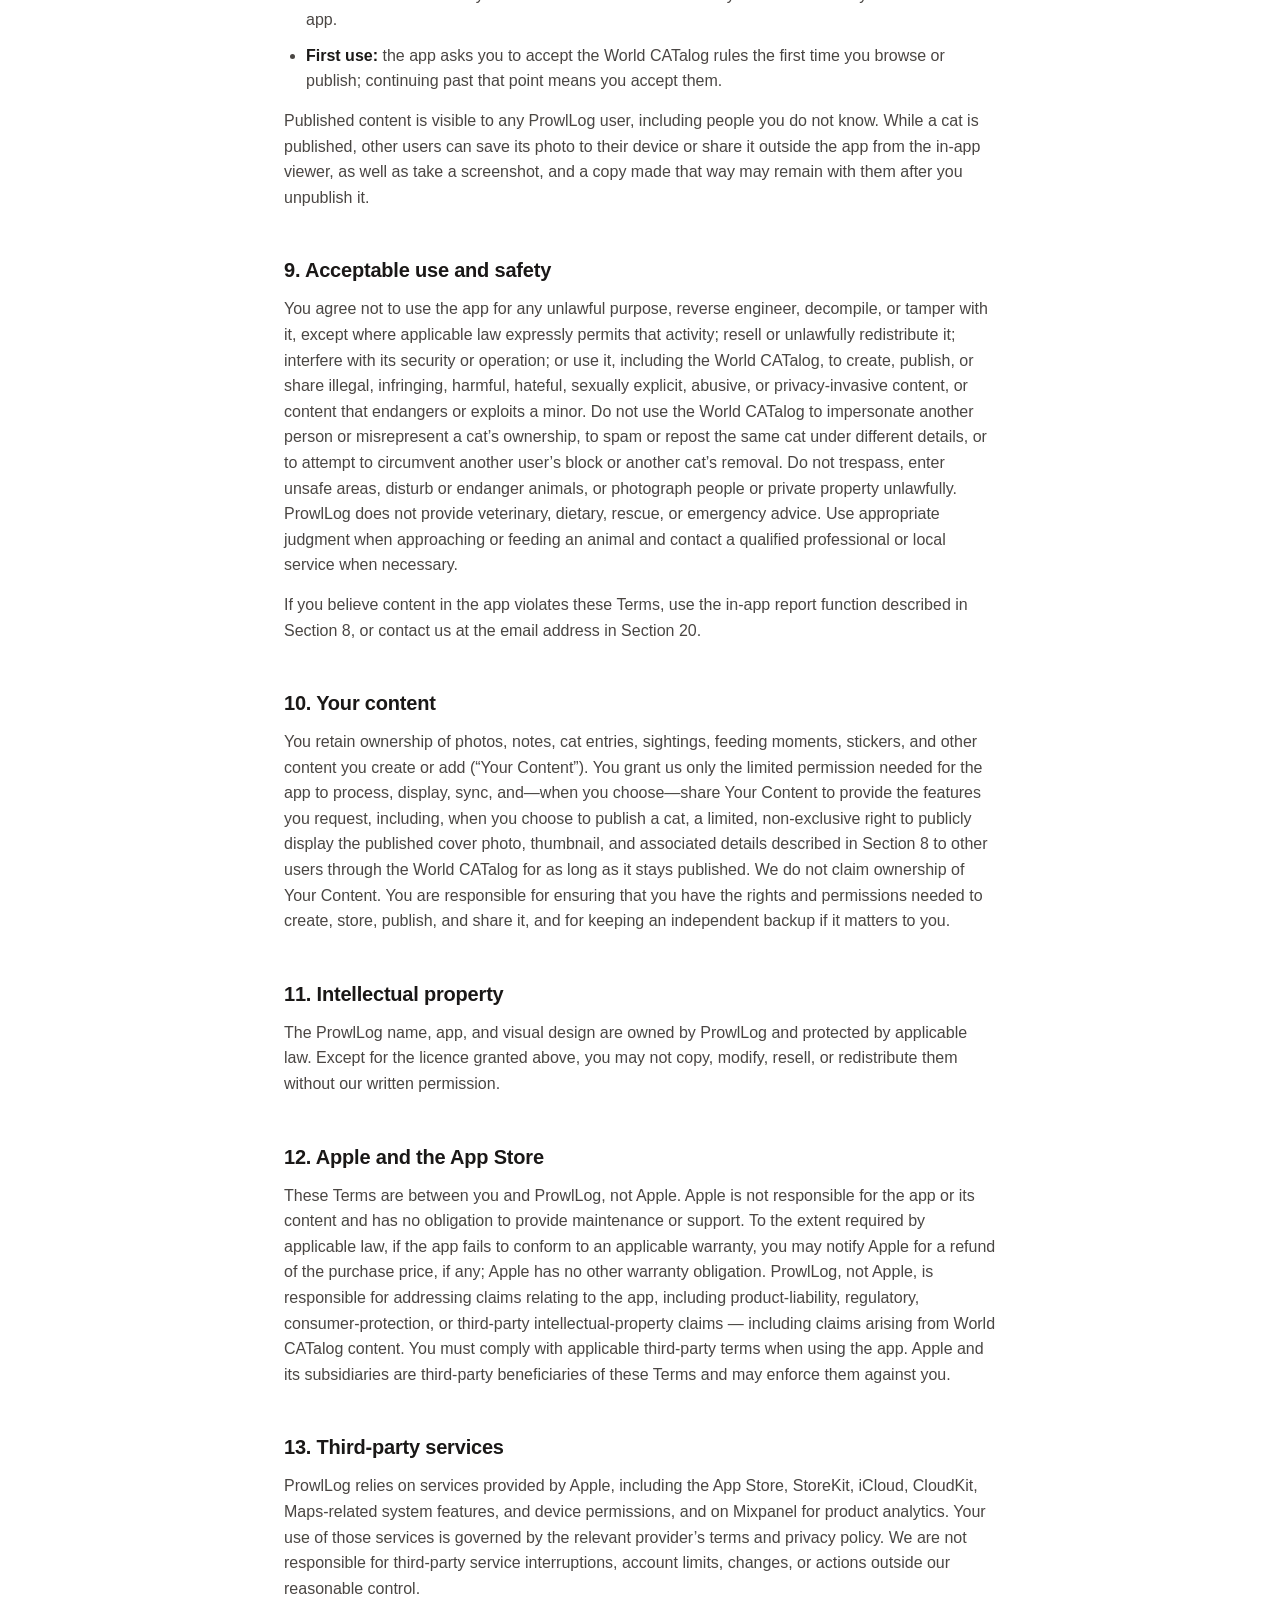
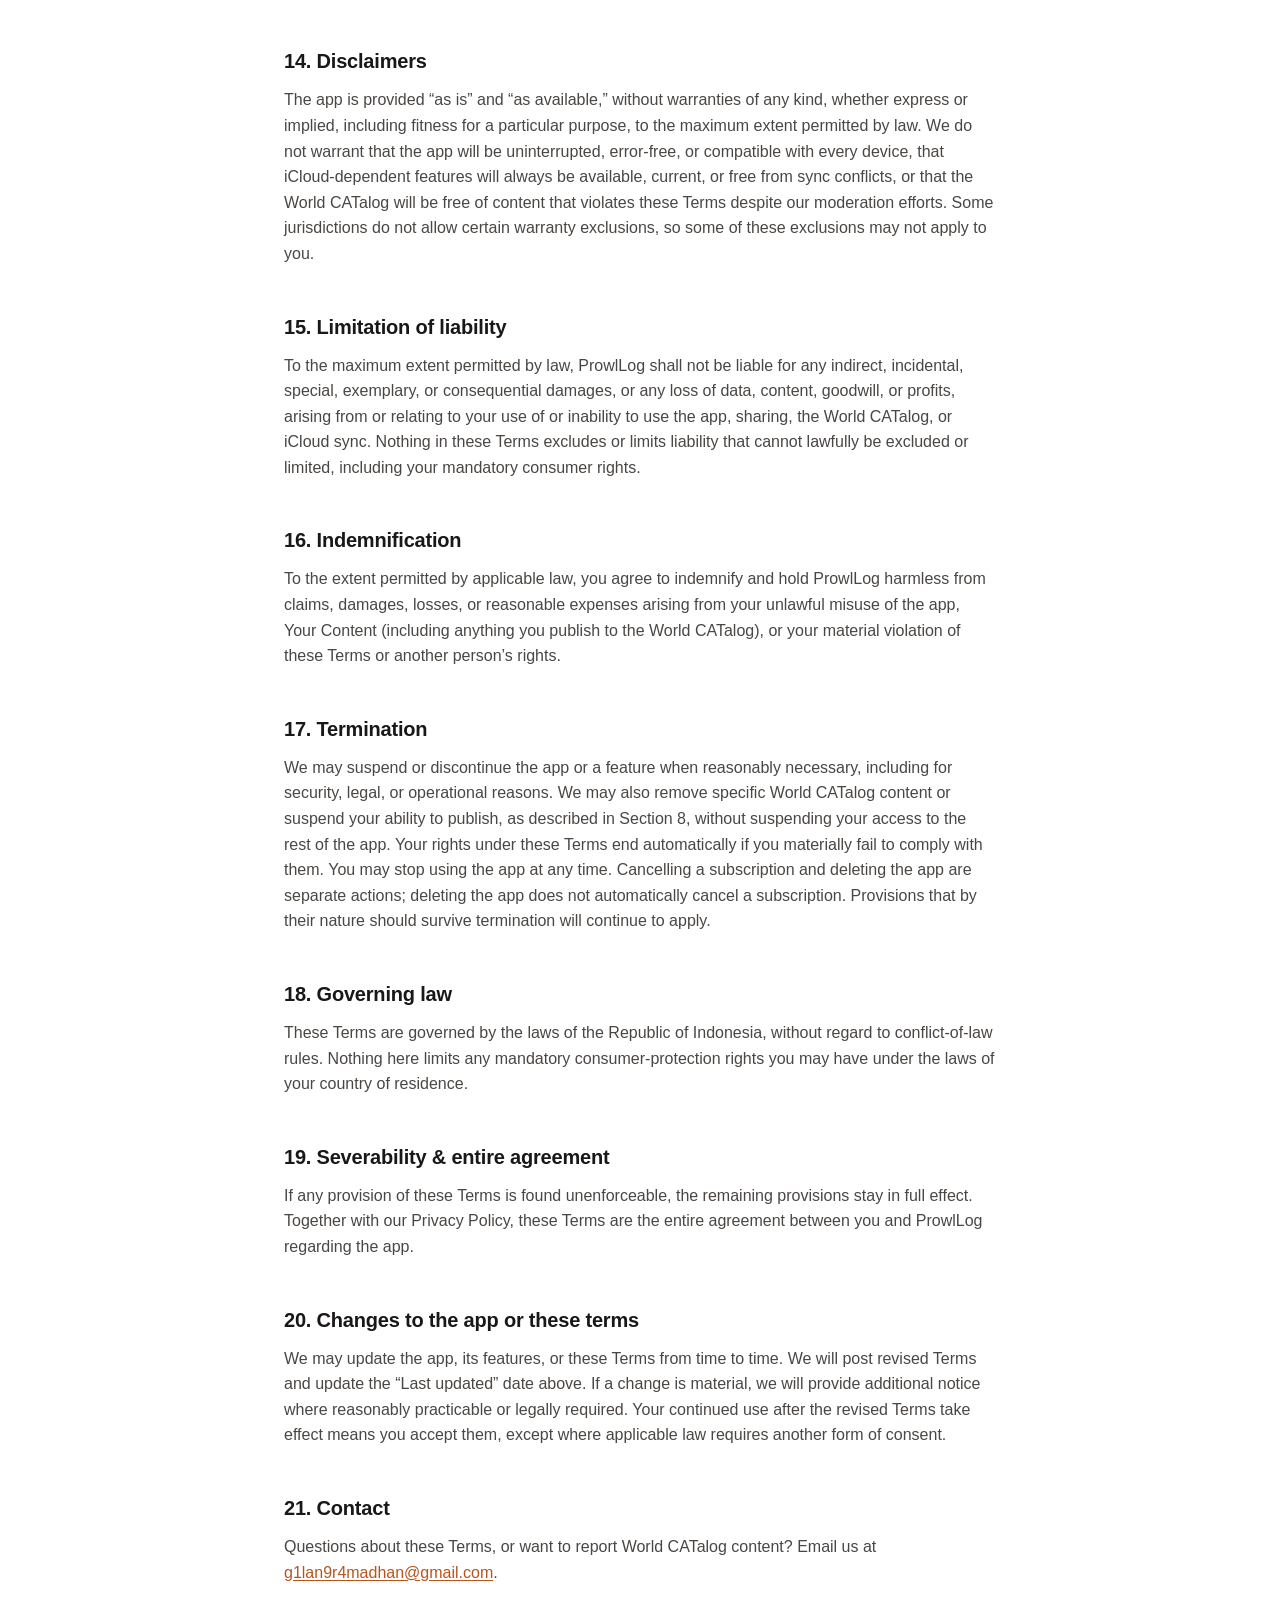
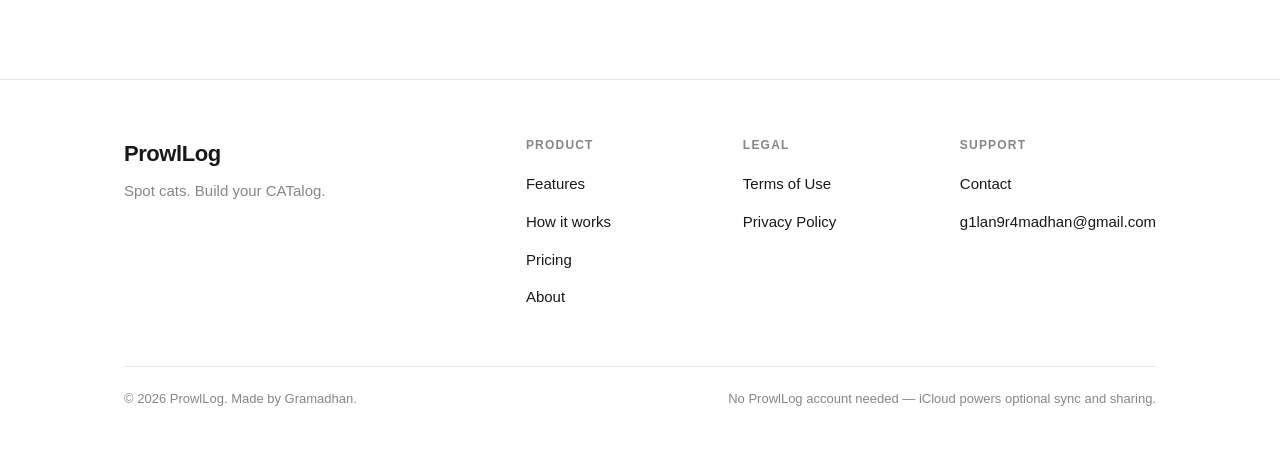
<file: terms.html>
<!DOCTYPE html>
<html lang="en">
<head>
  <meta charset="UTF-8" />
  <meta name="viewport" content="width=device-width, initial-scale=1.0" />
  <title>Terms of Use (EULA) — ProwlLog</title>
  <meta name="description" content="The Terms of Use and End User Licence Agreement for the ProwlLog app." />
  <link rel="stylesheet" href="styles.css" />
  <link rel="icon" href="data:image/svg+xml,<svg xmlns='http://www.w3.org/2000/svg' viewBox='0 0 100 100'><text y='.9em' font-size='90'>🐈</text></svg>" />
</head>
<body>

  <!-- ===== Nav ===== -->
  <header class="nav">
    <div class="wrap nav__inner">
      <a href="index.html" class="brand">ProwlLog<span class="dot">.</span></a>
      <nav class="nav__links">
        <a href="index.html#features">Features</a>
        <a href="index.html#pricing">Pricing</a>
        <a href="index.html#support">Support</a>
        <a href="index.html#download" class="btn btn--primary nav__cta">Download</a>
      </nav>
    </div>
  </header>

  <main class="legal">
    <div class="wrap legal__wrap">
      <a href="index.html" class="back">← Back to home</a>
      <h1>Terms of Use (EULA)</h1>
      <p class="updated">Last updated 23 September 2026</p>

      <p class="intro">
        These Terms of Use and End User Licence Agreement (“Terms”) are a legal agreement between you and
        ProwlLog (“we”, “us”, or “our”), operated by Gramadhan. They govern your download and use of the
        ProwlLog app and its features. By downloading, accessing, or using ProwlLog, you agree to these Terms
        and our <a class="inline" href="privacy.html">Privacy Policy</a>. If you do not agree, do not use the app.
      </p>

      <h2>1. Acceptance of terms</h2>
      <p>
        By accessing or using ProwlLog (“the app”), you accept and agree to be bound by these Terms.
        If you do not agree, do not use the app.
      </p>

      <h2>2. Eligibility</h2>
      <p>
        You must be at least 13 years old, or the minimum age required to enter into these Terms in your
        country. If local law requires a parent or guardian’s consent, you may use ProwlLog only with that consent.
      </p>

      <h2>3. Licence to use the app</h2>
      <p>
        We grant you a personal, limited, non-exclusive, non-transferable, and revocable licence to
        download and use ProwlLog on Apple-branded devices that you own or control, as permitted by the
        App Store Usage Rules and these Terms. ProwlLog is licensed, not sold. You may not transfer,
        redistribute, or sublicense the app except as expressly permitted by Apple’s Usage Rules.
      </p>

      <h2>4. The service</h2>
      <p>
        ProwlLog is a personal cat-spotting journal and collection app. It lets you create a “CATalog” of cats,
        take or add photos, record notes and sightings, place sightings on a map, record feeding moments,
        create stickers, publish select cats to a public World CATalog that other users can browse, and use
        sharing and sync features where available. Features may differ by device, operating-system version,
        region, iCloud availability, and whether you use the free or Pro version.
      </p>

      <h2>5. ProwlLog Pro plans &amp; payments</h2>
      <p>
        ProwlLog offers free features and optional ProwlLog Pro access. Pro unlocks the premium features
        identified in the app, including full World CATalog browsing and an enhanced collecting experience.
        Collection sharing is available to all users at no charge. Available purchase options may include
        Pro Yearly (currently USD 4.99 per year, with a 3-day free trial for eligible users) and “Nine Lives,”
        a one-time purchase that unlocks Pro without a recurring subscription. Prices vary by country and
        currency; the price and period shown on the App Store purchase screen when you confirm are controlling.
      </p>
      <ul class="legal__list">
        <li><strong>Payment:</strong> Apple charges your Apple Account when you confirm the purchase.</li>
        <li><strong>Automatic renewal:</strong> The yearly subscription renews automatically for the
          same subscription period unless you cancel at least 24 hours before the current period ends.</li>
        <li><strong>Free trial:</strong> The yearly plan may begin with a 3-day free trial for eligible users.
          Unless cancelled before the trial ends, it converts to a paid yearly subscription. Any unused portion
          of a free trial is forfeited if you purchase another subscription, where applicable.</li>
        <li><strong>Managing a subscription:</strong> You can manage or cancel in your App Store account settings.
          Cancelling normally takes effect at the end of the then-current paid period.</li>
        <li><strong>Refunds and billing:</strong> Apple processes payments, cancellations, billing issues, and
          refund requests under Apple’s policies. We do not receive your full payment-card details.</li>
      </ul>

      <h2>6. iCloud sync</h2>
      <p>
        When iCloud sync is available and enabled, ProwlLog uses Apple’s iCloud and CloudKit services to keep
        supported app data up to date across your Apple devices. Supported data may include your cats, photos
        and details, sightings and map locations, and feeding moments. You must be signed in to iCloud, have
        sufficient iCloud storage, and have a compatible internet connection and device configuration.
      </p>
      <p>
        Syncing data to your private iCloud database does not by itself make that data public or share it with
        another person. Changes and deletions may sync across your connected devices. iCloud services are
        operated by Apple and are subject to Apple’s terms and privacy practices. Sync may be delayed,
        interrupted, or unavailable, and ProwlLog does not guarantee that iCloud will prevent every data loss.
      </p>

      <h2>7. Shared Collections</h2>
      <p>
        Shared Collections is an optional feature that lets you share your CATalog with people you choose
        and view collections they share with you. Sharing occurs only when you deliberately create or accept a
        share or invitation through Apple’s iCloud/CloudKit sharing service.
      </p>
      <p>
        A recipient’s in-app access is read-only unless ProwlLog clearly states otherwise. Shared content may
        include cat names and details, photos, sightings, feeding moments, and precise or approximate map
        locations associated with the shared collection. You can stop sharing to revoke future in-app access,
        but you cannot control copies or screenshots a recipient made while they had access. Share only with
        people you trust and review your entries for sensitive location or personal information before sharing.
      </p>

      <h2>8. World CATalog</h2>
      <p>
        World CATalog is an optional feature that lets you publish a cat from your private CATalog to a public
        catalog any ProwlLog user can browse, and lets you browse cats other users have published. Publishing is
        entirely your choice — nothing is published automatically.
      </p>
      <ul class="legal__list">
        <li><strong>What is published:</strong> the cat’s cover and thumbnail photo, name, breed, coat, the
          date you first recorded the cat, the display name on your profile, and an approximate country and
          location (rounded to about 0.1°, roughly 11 km). Your notes, address, precise coordinates, and
          feeding history are never published, and a published photo is re-encoded to remove embedded metadata
          such as GPS coordinates.</li>
        <li><strong>Limits:</strong> a free account may have up to 4 cats published at a time; ProwlLog Pro
          raises this to 10. If a Pro subscription lapses while more than 4 cats are published, nothing is taken
          down — you simply cannot publish again until you are back under the free limit. Browsing other users’
          published cats beyond a limited free allowance requires ProwlLog Pro. A country must be determinable
          from the cat’s sighting location, or publishing will fail.</li>
        <li><strong>Your responsibility:</strong> you are solely responsible for a cat and photo you publish,
          including having the right to share it and ensuring it complies with Section 9 (Acceptable use and
          safety). Do not publish a photo that identifies another person, especially a child, without their (or
          their guardian’s) consent, and do not use the display name or published details to impersonate or
          mislead others about a cat’s ownership.</li>
        <li><strong>Removal:</strong> you can unpublish a cat at any time from Cat Detail or, if the private cat
          is no longer on your device, from the public viewer. We may also remove or decline to display
          published content, or suspend your ability to publish, at our discretion, if it violates these Terms,
          the in-app World CATalog rules, or applicable law — including in response to a report described below.
          We are not obliged to notify you before doing so, but will where reasonably practicable.</li>
        <li><strong>Reporting, hiding, and blocking:</strong> if you find another user’s published cat
          objectionable, you can report it for our review, hide it, or block that user’s future published cats
          from appearing to you. These controls are always available and are never limited by feature
          availability elsewhere in the app.</li>
        <li><strong>First use:</strong> the app asks you to accept the World CATalog rules the first time you
          browse or publish; continuing past that point means you accept them.</li>
      </ul>
      <p>
        Published content is visible to any ProwlLog user, including people you do not know. While a cat is
        published, other users can save its photo to their device or share it outside the app from the in-app
        viewer, as well as take a screenshot, and a copy made that way may remain with them after you unpublish
        it.
      </p>

      <h2>9. Acceptable use and safety</h2>
      <p>
        You agree not to use the app for any unlawful purpose, reverse engineer, decompile, or tamper with it,
        except where applicable law expressly permits that activity; resell or unlawfully redistribute it;
        interfere with its security or operation; or use it, including the World CATalog, to create, publish, or
        share illegal, infringing, harmful, hateful, sexually explicit, abusive, or privacy-invasive content, or
        content that endangers or exploits a minor. Do not use the World CATalog to impersonate another person
        or misrepresent a cat’s ownership, to spam or repost the same cat under different details, or to attempt
        to circumvent another user’s block or another cat’s removal. Do not trespass, enter unsafe areas,
        disturb or endanger animals, or photograph people or private property unlawfully. ProwlLog does not
        provide veterinary, dietary, rescue, or emergency advice. Use appropriate judgment when approaching or
        feeding an animal and contact a qualified professional or local service when necessary.
      </p>
      <p>
        If you believe content in the app violates these Terms, use the in-app report function described in
        Section 8, or contact us at the email address in Section 20.
      </p>

      <h2>10. Your content</h2>
      <p>
        You retain ownership of photos, notes, cat entries, sightings, feeding moments, stickers, and other
        content you create or add (“Your Content”). You grant us only the limited permission needed for the app
        to process, display, sync, and—when you choose—share Your Content to provide the features you request,
        including, when you choose to publish a cat, a limited, non-exclusive right to publicly display the
        published cover photo, thumbnail, and associated details described in Section 8 to other users through
        the World CATalog for as long as it stays published. We do not claim ownership of Your Content. You are
        responsible for ensuring that you have the rights and permissions needed to create, store, publish, and
        share it, and for keeping an independent backup if it matters to you.
      </p>

      <h2>11. Intellectual property</h2>
      <p>
        The ProwlLog name, app, and visual design are owned by ProwlLog and protected by applicable law.
        Except for the licence granted above, you may not copy, modify, resell, or redistribute them without
        our written permission.
      </p>

      <h2>12. Apple and the App Store</h2>
      <p>
        These Terms are between you and ProwlLog, not Apple. Apple is not responsible for the app or its content
        and has no obligation to provide maintenance or support. To the extent required by applicable law, if
        the app fails to conform to an applicable warranty, you may notify Apple for a refund of the purchase
        price, if any; Apple has no other warranty obligation. ProwlLog, not Apple, is responsible for addressing
        claims relating to the app, including product-liability, regulatory, consumer-protection, or third-party
        intellectual-property claims — including claims arising from World CATalog content. You must comply with
        applicable third-party terms when using the app. Apple and its subsidiaries are third-party beneficiaries
        of these Terms and may enforce them against you.
      </p>

      <h2>13. Third-party services</h2>
      <p>
        ProwlLog relies on services provided by Apple, including the App Store, StoreKit, iCloud, CloudKit,
        Maps-related system features, and device permissions, and on Mixpanel for product analytics. Your use of
        those services is governed by the relevant provider’s terms and privacy policy. We are not responsible
        for third-party service interruptions, account limits, changes, or actions outside our reasonable
        control.
      </p>

      <h2>14. Disclaimers</h2>
      <p>
        The app is provided “as is” and “as available,” without warranties of any kind, whether express or
        implied, including fitness for a particular purpose, to the maximum extent permitted by law. We do not
        warrant that the app will be uninterrupted, error-free, or compatible with every device, that
        iCloud-dependent features will always be available, current, or free from sync conflicts, or that the
        World CATalog will be free of content that violates these Terms despite our moderation efforts. Some
        jurisdictions do not allow certain warranty exclusions, so some of these exclusions may not apply to you.
      </p>

      <h2>15. Limitation of liability</h2>
      <p>
        To the maximum extent permitted by law, ProwlLog shall not be liable for any indirect, incidental,
        special, exemplary, or consequential damages, or any loss of data, content, goodwill, or profits,
        arising from or relating to your use of or inability to use the app, sharing, the World CATalog, or
        iCloud sync. Nothing in these Terms excludes or limits liability that cannot lawfully be excluded or
        limited, including your mandatory consumer rights.
      </p>

      <h2>16. Indemnification</h2>
      <p>
        To the extent permitted by applicable law, you agree to indemnify and hold ProwlLog harmless from claims,
        damages, losses, or reasonable expenses arising from your unlawful misuse of the app, Your Content
        (including anything you publish to the World CATalog), or your material violation of these Terms or
        another person’s rights.
      </p>

      <h2>17. Termination</h2>
      <p>
        We may suspend or discontinue the app or a feature when reasonably necessary, including for security,
        legal, or operational reasons. We may also remove specific World CATalog content or suspend your ability
        to publish, as described in Section 8, without suspending your access to the rest of the app. Your
        rights under these Terms end automatically if you materially fail to comply with them. You may stop
        using the app at any time. Cancelling a subscription and deleting the app are separate actions; deleting
        the app does not automatically cancel a subscription. Provisions that by their nature should survive
        termination will continue to apply.
      </p>

      <h2>18. Governing law</h2>
      <p>
        These Terms are governed by the laws of the Republic of Indonesia, without regard to conflict-of-law
        rules. Nothing here limits any mandatory consumer-protection rights you may have under the laws of your
        country of residence.
      </p>

      <h2>19. Severability &amp; entire agreement</h2>
      <p>
        If any provision of these Terms is found unenforceable, the remaining provisions stay in full effect.
        Together with our Privacy Policy, these Terms are the entire agreement between you and ProwlLog regarding the app.
      </p>

      <h2>20. Changes to the app or these terms</h2>
      <p>
        We may update the app, its features, or these Terms from time to time. We will post revised Terms and
        update the “Last updated” date above. If a change is material, we will provide additional notice where
        reasonably practicable or legally required. Your continued use after the revised Terms take effect means
        you accept them, except where applicable law requires another form of consent.
      </p>

      <h2>21. Contact</h2>
      <p>
        Questions about these Terms, or want to report World CATalog content? Email us at
        <a class="inline" href="mailto:g1lan9r4madhan@gmail.com">g1lan9r4madhan@gmail.com</a>.
      </p>
    </div>
  </main>

  <!-- ===== Footer ===== -->
  <footer class="footer">
    <div class="wrap">
      <div class="footer__grid">
        <div class="footer__brand">
          <div class="name">ProwlLog</div>
          <div class="tag">Spot cats. Build your CATalog.</div>
        </div>
        <div class="footer__col">
          <h4>Product</h4>
          <ul>
            <li><a href="index.html#features">Features</a></li>
            <li><a href="index.html#how">How it works</a></li>
            <li><a href="index.html#pricing">Pricing</a></li>
            <li><a href="index.html#support">About</a></li>
          </ul>
        </div>
        <div class="footer__col">
          <h4>Legal</h4>
          <ul>
            <li><a href="terms.html">Terms of Use</a></li>
            <li><a href="privacy.html">Privacy Policy</a></li>
          </ul>
        </div>
        <div class="footer__col">
          <h4>Support</h4>
          <ul>
            <li><a href="mailto:g1lan9r4madhan@gmail.com">Contact</a></li>
            <li><a href="mailto:g1lan9r4madhan@gmail.com">g1lan9r4madhan@gmail.com</a></li>
          </ul>
        </div>
      </div>
      <div class="footer__bottom">
        <span>© 2026 ProwlLog. Made by Gramadhan.</span>
        <span>No ProwlLog account needed — iCloud powers optional sync and sharing.</span>
      </div>
    </div>
  </footer>

</body>
</html>
</file>
<file: styles.css>
/* ===========================================================
   ProwlLog — Landing site styles
   Clean, minimal, warm accent. Light theme.
   =========================================================== */

:root {
  /* Palette */
  --bg: #ffffff;
  --bg-soft: #faf8f5;      /* warm off-white */
  --bg-card: #ffffff;
  --ink: #1a1817;          /* near-black text */
  --ink-soft: #4a4643;     /* secondary text */
  --muted: #8a8580;        /* labels, captions */
  --line: #ece7e1;         /* hairline borders */
  --accent: #e0722f;       /* warm amber */
  --accent-soft: #f6ede4;  /* accent tint */
  --accent-ink: #b9541c;   /* accent text on light */

  --radius: 18px;
  --radius-sm: 12px;
  --maxw: 1080px;
  --shadow: 0 1px 2px rgba(26, 24, 23, .04), 0 12px 32px rgba(26, 24, 23, .06);

  --font: -apple-system, BlinkMacSystemFont, "SF Pro Display", "Inter",
          "Segoe UI", Roboto, Helvetica, Arial, sans-serif;
}

* { box-sizing: border-box; }

html { scroll-behavior: smooth; }

body {
  margin: 0;
  font-family: var(--font);
  color: var(--ink);
  background: var(--bg);
  line-height: 1.6;
  -webkit-font-smoothing: antialiased;
  text-rendering: optimizeLegibility;
}

img { max-width: 100%; display: block; }

a { color: inherit; text-decoration: none; }

.wrap {
  width: 100%;
  max-width: var(--maxw);
  margin: 0 auto;
  padding: 0 24px;
}

/* ---------- Nav ---------- */
.nav {
  position: sticky;
  top: 0;
  z-index: 50;
  background: rgba(255, 255, 255, .78);
  backdrop-filter: saturate(180%) blur(18px);
  -webkit-backdrop-filter: saturate(180%) blur(18px);
  border-bottom: 1px solid var(--line);
}
.nav__inner {
  display: flex;
  align-items: center;
  justify-content: space-between;
  height: 66px;
}
.brand {
  font-weight: 800;
  font-size: 20px;
  letter-spacing: -0.02em;
}
.brand .dot { color: var(--accent); }
.nav__links {
  display: flex;
  gap: 30px;
  align-items: center;
}
.nav__links a {
  color: var(--ink-soft);
  font-size: 15px;
  font-weight: 500;
  transition: color .15s ease;
}
.nav__links a:hover { color: var(--ink); }

.btn {
  display: inline-flex;
  align-items: center;
  gap: 8px;
  font-weight: 600;
  font-size: 15px;
  padding: 11px 20px;
  border-radius: 999px;
  transition: transform .12s ease, box-shadow .15s ease, background .15s ease;
  border: 1px solid transparent;
  cursor: pointer;
}
.btn--primary {
  background: var(--accent);
  color: #fff;
  box-shadow: 0 6px 18px rgba(224, 114, 47, .28);
}
.btn--primary:hover { transform: translateY(-1px); box-shadow: 0 10px 24px rgba(224, 114, 47, .34); }
.btn--ghost {
  background: transparent;
  color: var(--ink);
  border-color: var(--line);
}
.btn--ghost:hover { background: var(--bg-soft); }

.nav__cta { display: inline-flex; }

/* ---------- Hero ---------- */
.hero {
  position: relative;
  overflow: hidden;
  padding: 96px 0 80px;
  background:
    radial-gradient(120% 90% at 80% -10%, rgba(224,114,47,.10), transparent 60%),
    radial-gradient(90% 80% at 0% 0%, rgba(224,114,47,.05), transparent 55%),
    var(--bg);
}
.hero__inner { max-width: 760px; }
.eyebrow {
  display: inline-flex;
  align-items: center;
  gap: 8px;
  font-size: 13px;
  font-weight: 600;
  letter-spacing: .02em;
  color: var(--accent-ink);
  background: var(--accent-soft);
  padding: 7px 14px;
  border-radius: 999px;
  margin-bottom: 22px;
}
.hero h1 {
  font-size: clamp(38px, 6vw, 62px);
  line-height: 1.05;
  letter-spacing: -0.03em;
  font-weight: 800;
  margin: 0 0 20px;
}
.hero p.lead {
  font-size: clamp(17px, 2.3vw, 20px);
  color: var(--ink-soft);
  margin: 0 0 34px;
  max-width: 620px;
}
.hero__cta { display: flex; gap: 14px; flex-wrap: wrap; align-items: center; }
.hero__note { color: var(--muted); font-size: 14px; }

/* ---------- Section scaffolding ---------- */
.section { padding: 84px 0; }
.section--soft { background: var(--bg-soft); border-top: 1px solid var(--line); border-bottom: 1px solid var(--line); }
.section__head { max-width: 640px; margin-bottom: 48px; }
.section__head.center { margin-left: auto; margin-right: auto; text-align: center; }
.kicker {
  text-transform: uppercase;
  letter-spacing: .12em;
  font-size: 12px;
  font-weight: 700;
  color: var(--accent-ink);
  margin: 0 0 12px;
}
.section h2 {
  font-size: clamp(28px, 4vw, 40px);
  letter-spacing: -0.02em;
  font-weight: 800;
  margin: 0 0 14px;
  line-height: 1.1;
}
.section__head p { color: var(--ink-soft); font-size: 17px; margin: 0; }

/* ---------- Features ---------- */
.grid {
  display: grid;
  grid-template-columns: repeat(3, 1fr);
  gap: 20px;
}
.card {
  background: var(--bg-card);
  border: 1px solid var(--line);
  border-radius: var(--radius);
  padding: 26px;
  box-shadow: var(--shadow);
  transition: transform .15s ease, box-shadow .15s ease;
}
.card:hover { transform: translateY(-3px); box-shadow: 0 4px 8px rgba(26,24,23,.05), 0 20px 44px rgba(26,24,23,.10); }
.card__icon {
  width: 46px; height: 46px;
  display: grid; place-items: center;
  border-radius: 12px;
  background: var(--accent-soft);
  font-size: 22px;
  margin-bottom: 16px;
}
.card h3 { margin: 0 0 8px; font-size: 18px; letter-spacing: -0.01em; }
.card p { margin: 0; color: var(--ink-soft); font-size: 15px; }

/* ---------- How it works ---------- */
.steps { display: grid; grid-template-columns: repeat(3, 1fr); gap: 24px; counter-reset: step; }
.step { position: relative; padding-top: 8px; }
.step__num {
  width: 40px; height: 40px;
  display: grid; place-items: center;
  border-radius: 999px;
  background: var(--accent);
  color: #fff;
  font-weight: 700;
  margin-bottom: 16px;
}
.step h3 { margin: 0 0 6px; font-size: 19px; }
.step p { margin: 0; color: var(--ink-soft); font-size: 15px; }

/* ---------- Pricing ---------- */
.pricing { display: grid; grid-template-columns: repeat(2, 1fr); gap: 22px; max-width: 720px; margin: 0 auto; }
.plan {
  background: var(--bg-card);
  border: 1px solid var(--line);
  border-radius: var(--radius);
  padding: 32px;
  box-shadow: var(--shadow);
  position: relative;
}
.plan--featured { border-color: var(--accent); box-shadow: 0 8px 30px rgba(224,114,47,.16); }
.plan__tag {
  position: absolute; top: 20px; right: 20px;
  font-size: 12px; font-weight: 700;
  color: var(--accent-ink); background: var(--accent-soft);
  padding: 5px 11px; border-radius: 999px;
}
.plan h3 { margin: 0 0 6px; font-size: 20px; }
.plan__price { font-size: 34px; font-weight: 800; letter-spacing: -0.02em; margin: 12px 0 4px; }
.plan__price span { font-size: 15px; font-weight: 500; color: var(--muted); }
.plan__sub { color: var(--ink-soft); font-size: 15px; margin: 0 0 20px; }
.plan ul { list-style: none; padding: 0; margin: 0 0 26px; }
.plan li { position: relative; padding-left: 26px; margin-bottom: 10px; color: var(--ink-soft); font-size: 15px; }
.plan li::before {
  content: "✓"; position: absolute; left: 0; top: 0;
  color: var(--accent); font-weight: 800;
}
.plan .btn { width: 100%; justify-content: center; }
.pricing__note { text-align: center; color: var(--muted); font-size: 13px; margin-top: 24px; max-width: 620px; margin-left: auto; margin-right: auto; }

/* ---------- Support ---------- */
.support__box {
  background: var(--bg-card);
  border: 1px solid var(--line);
  border-radius: var(--radius);
  padding: 40px;
  box-shadow: var(--shadow);
  display: grid;
  grid-template-columns: 1.3fr 1fr;
  gap: 32px;
  align-items: center;
}
.support__box h2 { margin: 0 0 10px; }
.support__box p { margin: 0; color: var(--ink-soft); }
.support__mail {
  text-align: center;
}
.support__mail .btn { margin-top: 4px; }
.support__mail .addr { display: block; margin-top: 14px; color: var(--muted); font-size: 14px; }

/* ---------- Footer ---------- */
.footer {
  border-top: 1px solid var(--line);
  padding: 56px 0 40px;
  background: var(--bg);
}
.footer__grid {
  display: grid;
  grid-template-columns: 2fr 1fr 1fr 1fr;
  gap: 32px;
}
.footer__brand .name { font-weight: 800; font-size: 22px; letter-spacing: -0.02em; }
.footer__brand .tag { color: var(--muted); margin-top: 8px; font-size: 15px; }
.footer__col h4 {
  text-transform: uppercase;
  letter-spacing: .1em;
  font-size: 12px;
  font-weight: 700;
  color: var(--muted);
  margin: 0 0 16px;
}
.footer__col ul { list-style: none; margin: 0; padding: 0; }
.footer__col li { margin-bottom: 12px; }
.footer__col a, .footer__col span { color: var(--ink); font-size: 15px; }
.footer__col a:hover { color: var(--accent-ink); }
.footer__bottom {
  margin-top: 44px;
  padding-top: 22px;
  border-top: 1px solid var(--line);
  display: flex;
  justify-content: space-between;
  flex-wrap: wrap;
  gap: 10px;
  color: var(--muted);
  font-size: 13px;
}

/* ---------- Legal pages ---------- */
.legal { padding: 64px 0 80px; }
.legal__wrap { max-width: 760px; margin: 0 auto; }
.legal a.back { color: var(--accent-ink); font-size: 14px; font-weight: 600; }
.legal h1 { font-size: clamp(30px, 5vw, 42px); letter-spacing: -0.02em; margin: 18px 0 6px; }
.legal .updated { color: var(--muted); font-size: 14px; margin: 0 0 32px; }
.legal .intro { font-size: 17px; color: var(--ink-soft); margin-bottom: 8px; }
.legal h2 {
  font-size: 20px;
  letter-spacing: -0.01em;
  margin: 36px 0 10px;
  padding-top: 8px;
}
.legal p { color: var(--ink-soft); margin: 0 0 14px; }
.legal__list { color: var(--ink-soft); margin: 0 0 14px; padding-left: 22px; }
.legal__list li { margin-bottom: 10px; }
.legal__list strong { color: var(--ink); font-weight: 600; }
.legal a.inline { color: var(--accent-ink); text-decoration: underline; text-underline-offset: 2px; }

/* ---------- Responsive ---------- */
@media (max-width: 860px) {
  .grid, .steps { grid-template-columns: 1fr; }
  .pricing { grid-template-columns: 1fr; }
  .support__box { grid-template-columns: 1fr; text-align: center; }
  .footer__grid { grid-template-columns: 1fr 1fr; }
  .nav__links a:not(.nav__cta) { display: none; }
}
@media (max-width: 520px) {
  .footer__grid { grid-template-columns: 1fr; }
  .section { padding: 60px 0; }
  .hero { padding: 72px 0 60px; }
}
</file>
